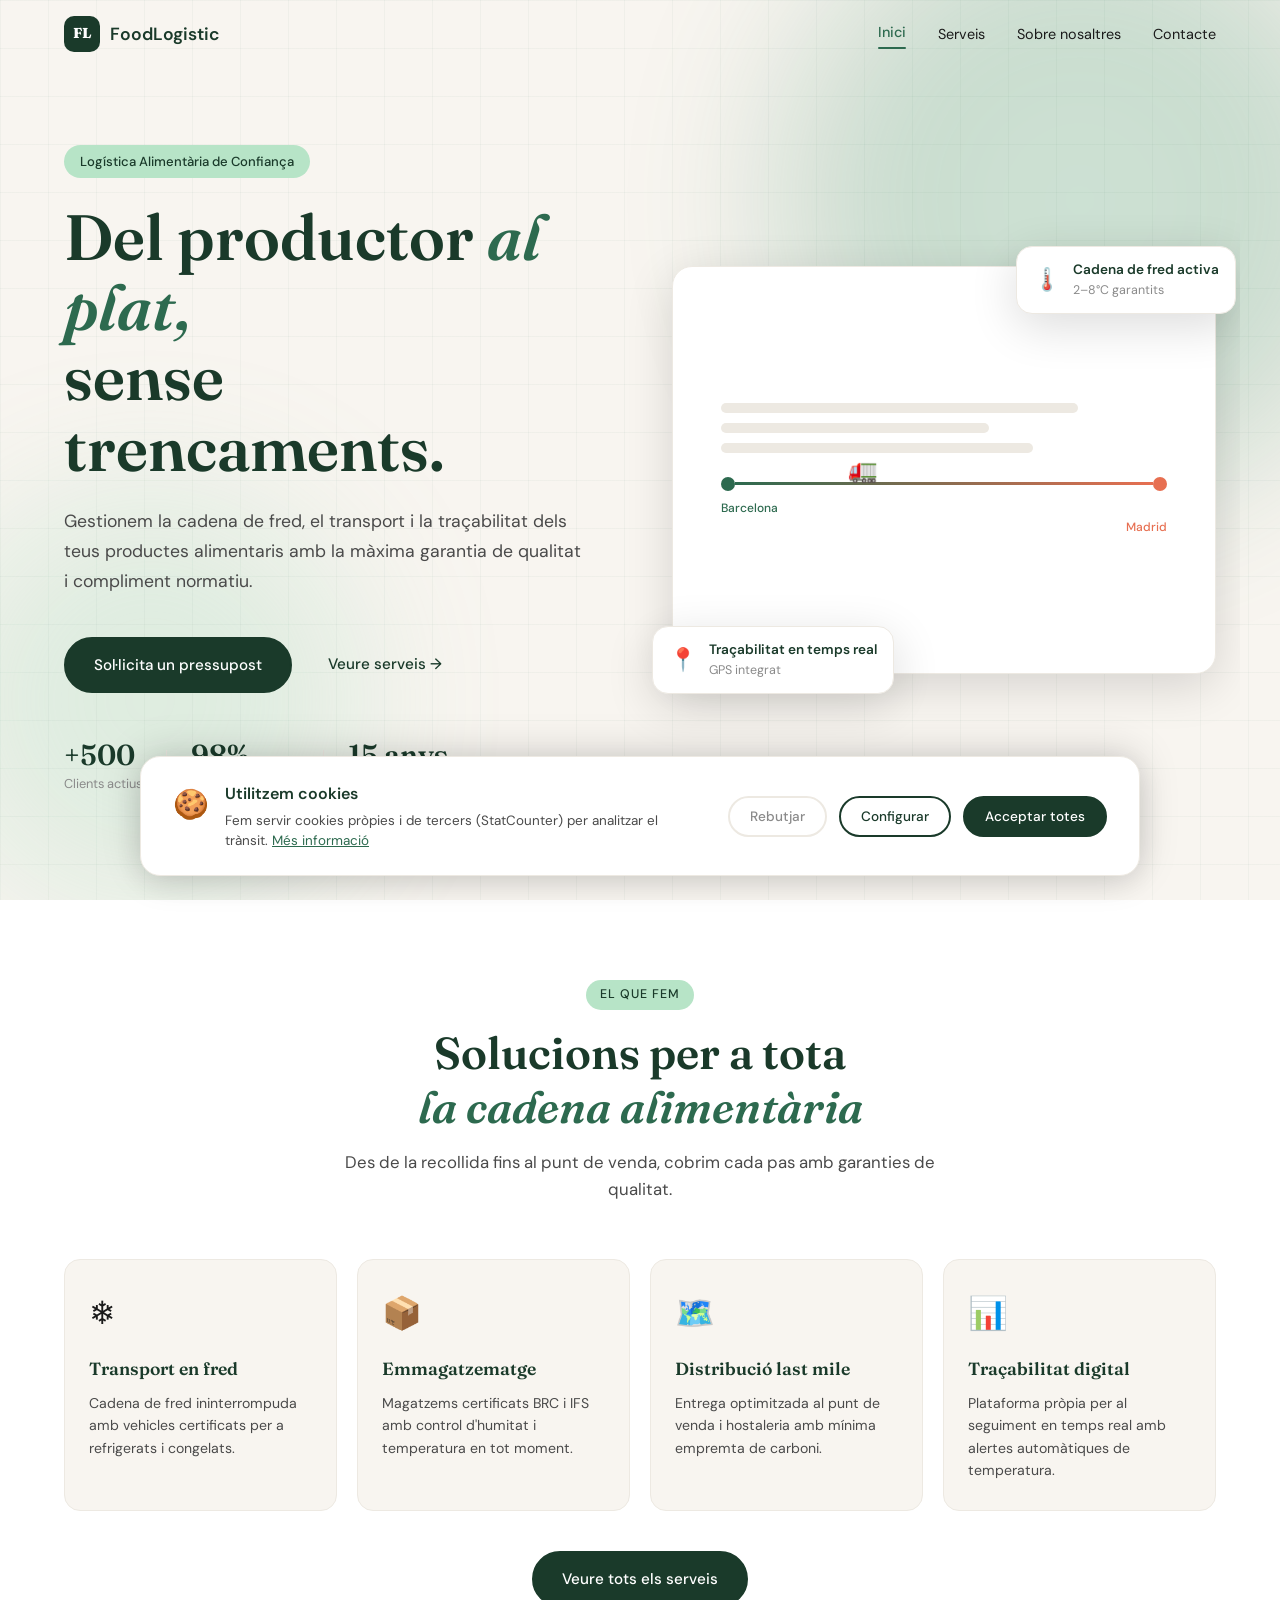
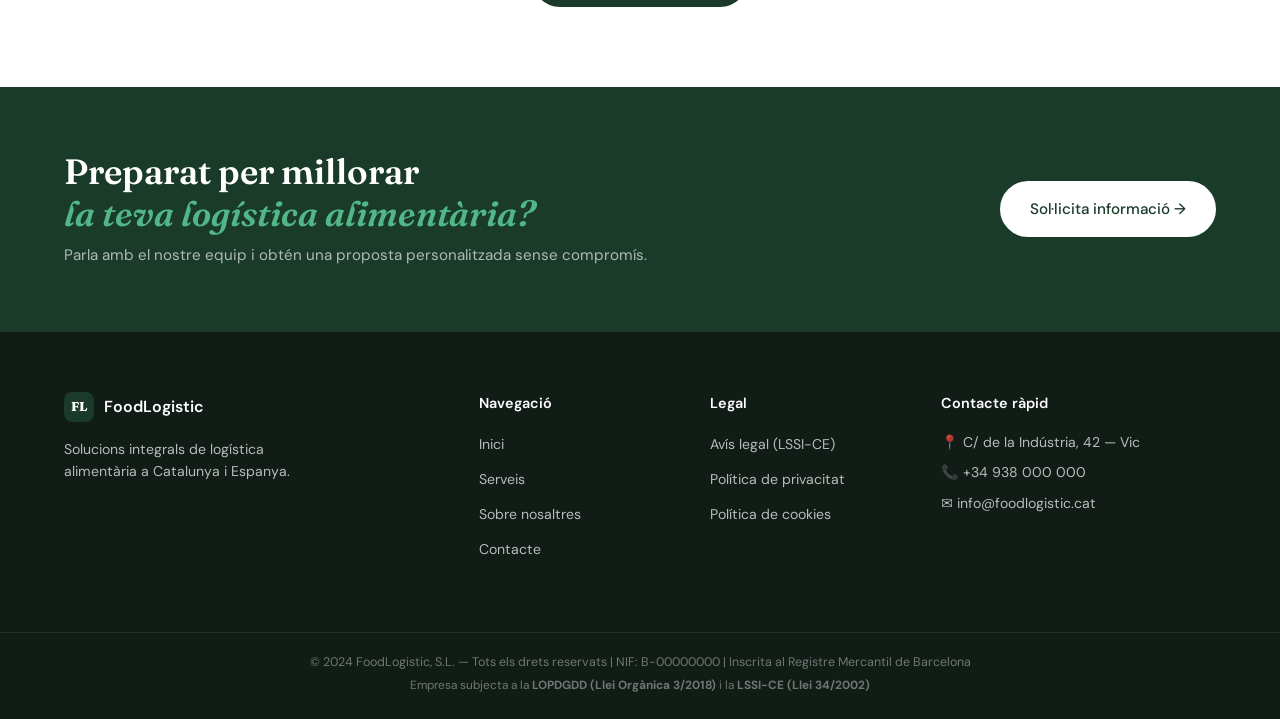
<file: docs/index.html>
<!DOCTYPE html>
<html lang="ca">
<head>
  <meta charset="UTF-8"/>
  <meta name="viewport" content="width=device-width, initial-scale=1.0"/>
  <title>FoodLogistic — Inici</title>
  <meta name="description" content="FoodLogistic ofereix solucions integrals de transport i logística per a la indústria alimentària. Qualitat, rapidesa i traçabilitat garantides."/>
  <link rel="stylesheet" href="styles.css"/>
  <link href="https://fonts.googleapis.com/css2?family=Fraunces:ital,opsz,wght@0,9..144,300;0,9..144,600;0,9..144,800;1,9..144,400&family=DM+Sans:wght@300;400;500&display=swap" rel="stylesheet"/>
</head>
<body>

  <header class="nav-header" id="navHeader">
    <nav class="nav-inner">
      <a href="index.html" class="nav-logo">
        <span class="logo-mark">FL</span>
        <span class="logo-text">FoodLogistic</span>
      </a>
      <ul class="nav-links">
        <li><a href="index.html" class="active">Inici</a></li>
        <li><a href="serveis.html">Serveis</a></li>
        <li><a href="sobre-nosaltres.html">Sobre nosaltres</a></li>
        <li><a href="contacte.html">Contacte</a></li>
      </ul>
      <button class="nav-toggle" aria-label="Obrir menú" onclick="toggleMenu()">
        <span></span><span></span><span></span>
      </button>
    </nav>
    <div class="mobile-menu" id="mobileMenu">
      <ul>
        <li><a href="index.html" onclick="toggleMenu()">Inici</a></li>
        <li><a href="serveis.html" onclick="toggleMenu()">Serveis</a></li>
        <li><a href="sobre-nosaltres.html" onclick="toggleMenu()">Sobre nosaltres</a></li>
        <li><a href="contacte.html" onclick="toggleMenu()">Contacte</a></li>
      </ul>
    </div>
  </header>

  <section class="hero">
    <div class="hero-bg">
      <div class="hero-blob blob1"></div>
      <div class="hero-blob blob2"></div>
      <div class="hero-grid"></div>
    </div>
    <div class="hero-content">
      <span class="hero-pill">Logística Alimentària de Confiança</span>
      <h1 class="hero-title">Del productor <em>al plat,</em><br/>sense trencaments.</h1>
      <p class="hero-sub">Gestionem la cadena de fred, el transport i la traçabilitat dels teus productes alimentaris amb la màxima garantia de qualitat i compliment normatiu.</p>
      <div class="hero-cta">
        <a href="contacte.html" class="btn-primary">Sol·licita un pressupost</a>
        <a href="serveis.html" class="btn-ghost">Veure serveis →</a>
      </div>
      <div class="hero-stats">
        <div class="stat"><strong>+500</strong><span>Clients actius</span></div>
        <div class="stat-divider"></div>
        <div class="stat"><strong>98%</strong><span>Entregues a temps</span></div>
        <div class="stat-divider"></div>
        <div class="stat"><strong>15 anys</strong><span>d'experiència</span></div>
      </div>
    </div>
    <div class="hero-visual">
      <div class="hero-card card-float">
        <div class="card-icon">🌡️</div>
        <div><strong>Cadena de fred activa</strong><p>2–8°C garantits</p></div>
      </div>
      <div class="hero-card card-float2">
        <div class="card-icon">📍</div>
        <div><strong>Traçabilitat en temps real</strong><p>GPS integrat</p></div>
      </div>
      <div class="hero-mockup">
        <div class="mockup-inner">
          <div class="mockup-line l1"></div>
          <div class="mockup-line l2"></div>
          <div class="mockup-line l3"></div>
          <div class="mockup-route">
            <div class="route-dot origin"></div>
            <div class="route-path"></div>
            <div class="route-dot dest"></div>
          </div>
          <div class="mockup-label origin-lbl">Barcelona</div>
          <div class="mockup-label dest-lbl">Madrid</div>
          <div class="truck-icon">🚛</div>
        </div>
      </div>
    </div>
  </section>

  <section class="serveis-highlight">
    <div class="container">
      <div class="section-header">
        <span class="section-tag">El que fem</span>
        <h2>Solucions per a tota<br/><em>la cadena alimentària</em></h2>
        <p>Des de la recollida fins al punt de venda, cobrim cada pas amb garanties de qualitat.</p>
      </div>
      <div class="highlight-grid">
        <div class="highlight-card">
          <span class="h-icon">❄️</span>
          <h3>Transport en fred</h3>
          <p>Cadena de fred ininterrompuda amb vehicles certificats per a refrigerats i congelats.</p>
        </div>
        <div class="highlight-card">
          <span class="h-icon">📦</span>
          <h3>Emmagatzematge</h3>
          <p>Magatzems certificats BRC i IFS amb control d'humitat i temperatura en tot moment.</p>
        </div>
        <div class="highlight-card">
          <span class="h-icon">🗺️</span>
          <h3>Distribució last mile</h3>
          <p>Entrega optimitzada al punt de venda i hostaleria amb mínima empremta de carboni.</p>
        </div>
        <div class="highlight-card">
          <span class="h-icon">📊</span>
          <h3>Traçabilitat digital</h3>
          <p>Plataforma pròpia per al seguiment en temps real amb alertes automàtiques de temperatura.</p>
        </div>
      </div>
      <div style="text-align:center; margin-top:2.5rem;">
        <a href="serveis.html" class="btn-primary">Veure tots els serveis</a>
      </div>
    </div>
  </section>

  <section class="cta-banner">
    <div class="container cta-inner">
      <div>
        <h2>Preparat per millorar<br/><em>la teva logística alimentària?</em></h2>
        <p>Parla amb el nostre equip i obtén una proposta personalitzada sense compromís.</p>
      </div>
      <a href="contacte.html" class="btn-primary btn-light">Sol·licita informació →</a>
    </div>
  </section>

  <footer class="footer">
    <div class="container footer-inner">
      <div class="footer-brand">
        <div style="display:flex;align-items:center;gap:10px;margin-bottom:0.5rem;">
          <span class="logo-mark small">FL</span>
          <span class="logo-text" style="color:white;font-weight:600;">FoodLogistic</span>
        </div>
        <p>Solucions integrals de logística alimentària a Catalunya i Espanya.</p>
      </div>
      <div class="footer-links">
        <h4>Navegació</h4>
        <ul>
          <li><a href="index.html">Inici</a></li>
          <li><a href="serveis.html">Serveis</a></li>
          <li><a href="sobre-nosaltres.html">Sobre nosaltres</a></li>
          <li><a href="contacte.html">Contacte</a></li>
        </ul>
      </div>
      <div class="footer-links">
        <h4>Legal</h4>
        <ul>
          <li><a href="avis-legal.html">Avís legal (LSSI-CE)</a></li>
          <li><a href="politica-privacitat.html">Política de privacitat</a></li>
          <li><a href="politica-cookies.html">Política de cookies</a></li>
        </ul>
      </div>
      <div class="footer-contact">
        <h4>Contacte ràpid</h4>
        <p>📍 C/ de la Indústria, 42 — Vic</p>
        <p>📞 +34 938 000 000</p>
        <p>✉️ info@foodlogistic.cat</p>
      </div>
    </div>
    <div class="footer-bottom">
      <p>© 2024 FoodLogistic, S.L. — Tots els drets reservats | NIF: B-00000000 | Inscrita al Registre Mercantil de Barcelona</p>
      <p class="footer-legal-note">Empresa subjecta a la <strong>LOPDGDD (Llei Orgànica 3/2018)</strong> i la <strong>LSSI-CE (Llei 34/2002)</strong></p>
    </div>
  </footer>

  <div class="cookie-banner" id="cookieBanner">
    <div class="cookie-content">
      <div class="cookie-text">
        <span class="cookie-icon">🍪</span>
        <div>
          <strong>Utilitzem cookies</strong>
          <p>Fem servir cookies pròpies i de tercers (StatCounter) per analitzar el trànsit. <a href="politica-cookies.html">Més informació</a></p>
        </div>
      </div>
      <div class="cookie-actions">
        <button class="cookie-btn reject" onclick="rejectCookies()">Rebutjar</button>
        <button class="cookie-btn config" onclick="window.location.href='politica-cookies.html'">Configurar</button>
        <button class="cookie-btn accept" onclick="acceptCookies()">Acceptar totes</button>
      </div>
    </div>
  </div>

  <script>
    window.addEventListener('scroll',()=>document.getElementById('navHeader').classList.toggle('scrolled',window.scrollY>40));
    function toggleMenu(){document.getElementById('mobileMenu').classList.toggle('open');}
    function setCookie(n,v,d){const x=new Date();x.setTime(x.getTime()+(d*86400000));document.cookie=n+'='+v+';expires='+x.toUTCString()+';path=/';}
    function getCookie(n){for(let c of document.cookie.split(';')){c=c.trim();if(c.startsWith(n+'='))return c.substring(n.length+1);}return '';}
    function acceptCookies(){setCookie('cookieConsent','accepted',365);document.getElementById('cookieBanner').classList.remove('visible');}
    function rejectCookies(){setCookie('cookieConsent','rejected',365);document.getElementById('cookieBanner').classList.remove('visible');}
    window.addEventListener('DOMContentLoaded',()=>{
      if(!getCookie('cookieConsent'))setTimeout(()=>document.getElementById('cookieBanner').classList.add('visible'),800);
      document.querySelectorAll('.highlight-card').forEach(el=>{el.classList.add('reveal');new IntersectionObserver(([e])=>{if(e.isIntersecting)e.target.classList.add('visible');},{threshold:0.1}).observe(el);});
    });
  </script>
  <!-- STATCOUNTER: col·loca aquí el codi de StatCounter -->
</body>
</html>
</file>
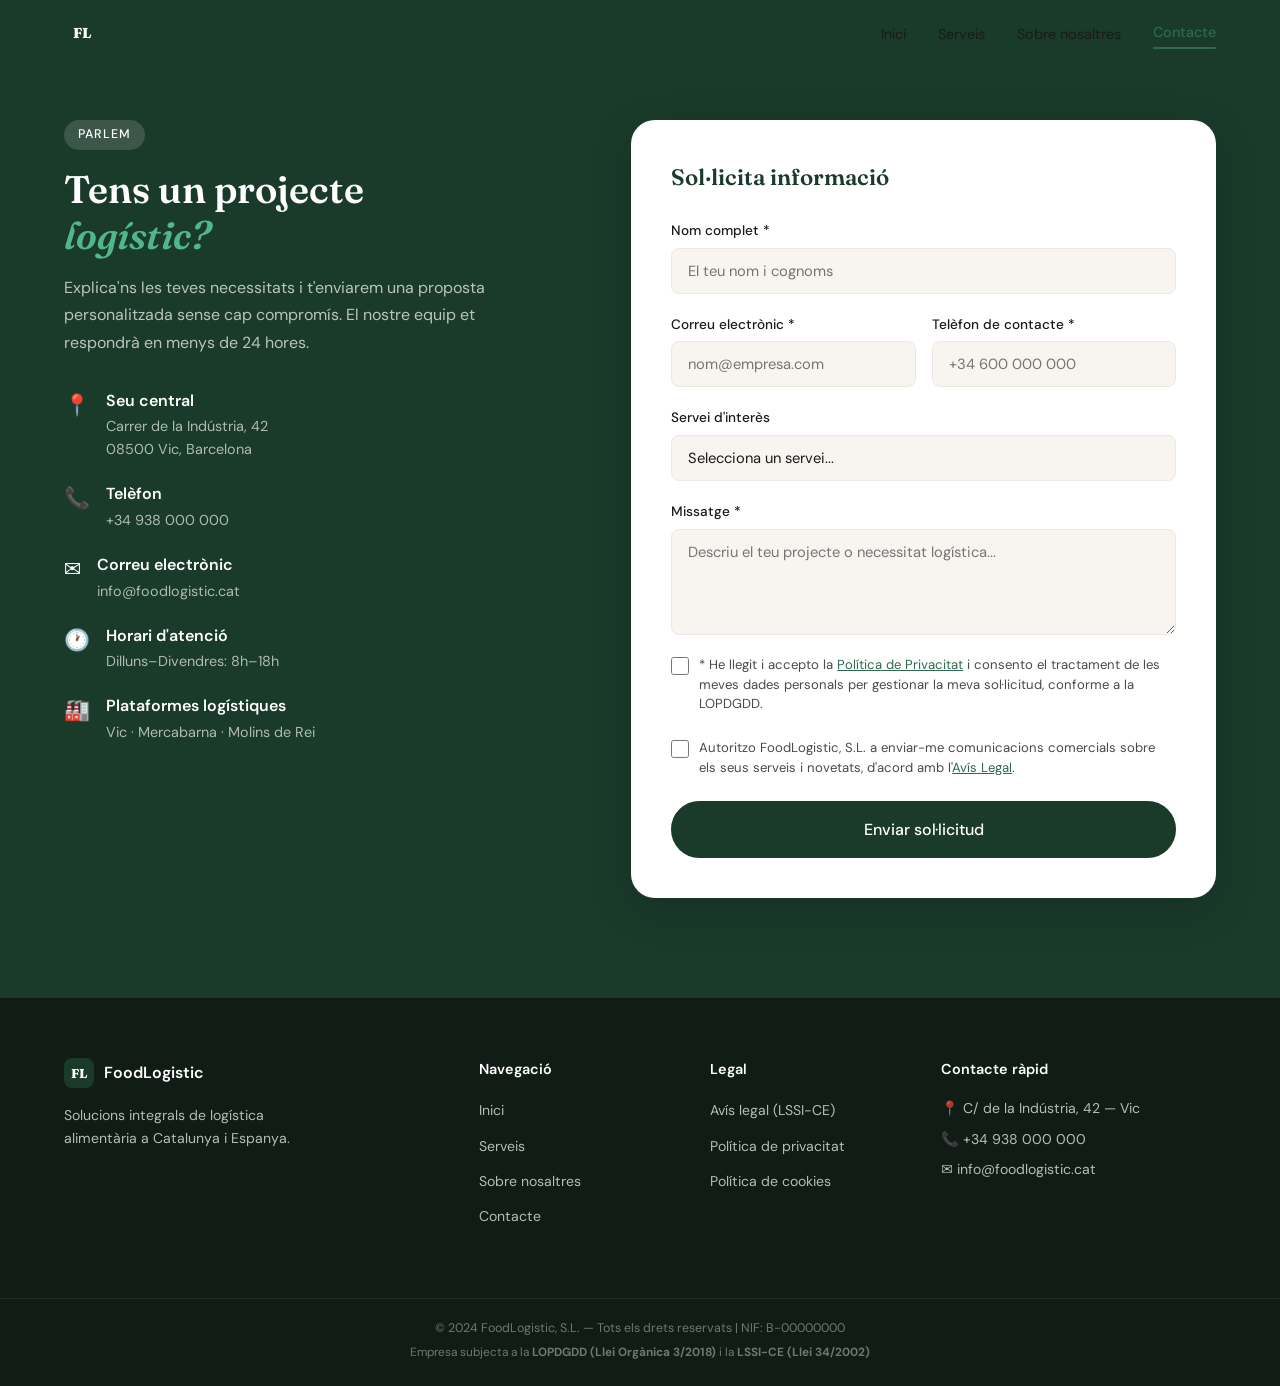
<file: docs/contacte.html>
<!DOCTYPE html>
<html lang="ca">
<head>
  <meta charset="UTF-8"/>
  <meta name="viewport" content="width=device-width, initial-scale=1.0"/>
  <title>Contacte — FoodLogistic</title>
  <meta name="description" content="Contacta amb FoodLogistic. Omple el formulari i t'enviarem una proposta personalitzada per als teus serveis logístics alimentaris."/>
  <link rel="stylesheet" href="styles.css"/>
  <link href="https://fonts.googleapis.com/css2?family=Fraunces:ital,opsz,wght@0,9..144,300;0,9..144,600;0,9..144,800;1,9..144,400&family=DM+Sans:wght@300;400;500&display=swap" rel="stylesheet"/>
</head>
<body>

  <header class="nav-header scrolled" id="navHeader">
    <nav class="nav-inner">
      <a href="index.html" class="nav-logo">
        <span class="logo-mark">FL</span>
        <span class="logo-text">FoodLogistic</span>
      </a>
      <ul class="nav-links">
        <li><a href="index.html">Inici</a></li>
        <li><a href="serveis.html">Serveis</a></li>
        <li><a href="sobre-nosaltres.html">Sobre nosaltres</a></li>
        <li><a href="contacte.html" class="active">Contacte</a></li>
      </ul>
      <button class="nav-toggle" aria-label="Obrir menú" onclick="toggleMenu()">
        <span></span><span></span><span></span>
      </button>
    </nav>
    <div class="mobile-menu" id="mobileMenu">
      <ul>
        <li><a href="index.html" onclick="toggleMenu()">Inici</a></li>
        <li><a href="serveis.html" onclick="toggleMenu()">Serveis</a></li>
        <li><a href="sobre-nosaltres.html" onclick="toggleMenu()">Sobre nosaltres</a></li>
        <li><a href="contacte.html" onclick="toggleMenu()">Contacte</a></li>
      </ul>
    </div>
  </header>

  <section class="contacte" style="padding-top:120px; min-height:100vh;">
    <div class="container contacte-inner">
      <div class="contacte-info">
        <span class="section-tag light">Parlem</span>
        <h1 style="font-family:var(--font-display);font-size:clamp(1.8rem,3vw,2.5rem);font-weight:600;line-height:1.2;margin-bottom:1rem;">Tens un projecte<br/><em style="font-style:italic;color:var(--green-light);">logístic?</em></h1>
        <p style="color:rgba(255,255,255,0.7);line-height:1.7;margin-bottom:2rem;">Explica'ns les teves necessitats i t'enviarem una proposta personalitzada sense cap compromís. El nostre equip et respondrà en menys de 24 hores.</p>
        <div class="contacte-dades">
          <div class="dada">
            <span>📍</span>
            <div>
              <strong>Seu central</strong>
              <p>Carrer de la Indústria, 42<br/>08500 Vic, Barcelona</p>
            </div>
          </div>
          <div class="dada">
            <span>📞</span>
            <div>
              <strong>Telèfon</strong>
              <p>+34 938 000 000</p>
            </div>
          </div>
          <div class="dada">
            <span>✉️</span>
            <div>
              <strong>Correu electrònic</strong>
              <p>info@foodlogistic.cat</p>
            </div>
          </div>
          <div class="dada">
            <span>🕐</span>
            <div>
              <strong>Horari d'atenció</strong>
              <p>Dilluns–Divendres: 8h–18h</p>
            </div>
          </div>
          <div class="dada">
            <span>🏭</span>
            <div>
              <strong>Plataformes logístiques</strong>
              <p>Vic · Mercabarna · Molins de Rei</p>
            </div>
          </div>
        </div>
      </div>

      <div class="contacte-form-wrap">
        <form class="contacte-form" onsubmit="handleSubmit(event)">
          <h2 style="font-family:var(--font-display);font-size:1.4rem;font-weight:600;color:var(--green-dark);margin-bottom:1.5rem;">Sol·licita informació</h2>

          <div class="form-group">
            <label for="nom">Nom complet *</label>
            <input type="text" id="nom" name="nom" placeholder="El teu nom i cognoms" required/>
          </div>

          <div class="form-row">
            <div class="form-group">
              <label for="email">Correu electrònic *</label>
              <input type="email" id="email" name="email" placeholder="nom@empresa.com" required/>
            </div>
            <div class="form-group">
              <label for="telefon">Telèfon de contacte *</label>
              <input type="tel" id="telefon" name="telefon" placeholder="+34 600 000 000" required/>
            </div>
          </div>

          <div class="form-group">
            <label for="servei">Servei d'interès</label>
            <select id="servei" name="servei">
              <option value="">Selecciona un servei...</option>
              <option value="transport-fred">Transport en fred</option>
              <option value="emmagatzematge">Emmagatzematge</option>
              <option value="distribucio">Distribució last mile</option>
              <option value="tracabilitat">Traçabilitat i control</option>
              <option value="sostenible">Logística sostenible</option>
              <option value="normatiu">Compliment normatiu</option>
              <option value="altres">Altres</option>
            </select>
          </div>

          <div class="form-group">
            <label for="missatge">Missatge *</label>
            <textarea id="missatge" name="missatge" rows="4" placeholder="Descriu el teu projecte o necessitat logística..." required></textarea>
          </div>

          <div class="form-check">
            <input type="checkbox" id="privacitat" name="privacitat" required/>
            <label for="privacitat">* He llegit i accepto la <a href="politica-privacitat.html">Política de Privacitat</a> i consento el tractament de les meves dades personals per gestionar la meva sol·licitud, conforme a la LOPDGDD.</label>
          </div>

          <div class="form-check">
            <input type="checkbox" id="comunicacions" name="comunicacions"/>
            <label for="comunicacions">Autoritzo FoodLogistic, S.L. a enviar-me comunicacions comercials sobre els seus serveis i novetats, d'acord amb l'<a href="avis-legal.html">Avís Legal</a>.</label>
          </div>

          <button type="submit" class="btn-primary full-width">Enviar sol·licitud</button>

          <div class="form-success" id="formSuccess">
            ✅ Missatge enviat correctament. Ens posarem en contacte en menys de 24h.
          </div>
        </form>
      </div>
    </div>
  </section>

  <footer class="footer">
    <div class="container footer-inner">
      <div class="footer-brand">
        <div style="display:flex;align-items:center;gap:10px;margin-bottom:0.5rem;">
          <span class="logo-mark small">FL</span>
          <span class="logo-text" style="color:white;font-weight:600;">FoodLogistic</span>
        </div>
        <p>Solucions integrals de logística alimentària a Catalunya i Espanya.</p>
      </div>
      <div class="footer-links">
        <h4>Navegació</h4>
        <ul>
          <li><a href="index.html">Inici</a></li>
          <li><a href="serveis.html">Serveis</a></li>
          <li><a href="sobre-nosaltres.html">Sobre nosaltres</a></li>
          <li><a href="contacte.html">Contacte</a></li>
        </ul>
      </div>
      <div class="footer-links">
        <h4>Legal</h4>
        <ul>
          <li><a href="avis-legal.html">Avís legal (LSSI-CE)</a></li>
          <li><a href="politica-privacitat.html">Política de privacitat</a></li>
          <li><a href="politica-cookies.html">Política de cookies</a></li>
        </ul>
      </div>
      <div class="footer-contact">
        <h4>Contacte ràpid</h4>
        <p>📍 C/ de la Indústria, 42 — Vic</p>
        <p>📞 +34 938 000 000</p>
        <p>✉️ info@foodlogistic.cat</p>
      </div>
    </div>
    <div class="footer-bottom">
      <p>© 2024 FoodLogistic, S.L. — Tots els drets reservats | NIF: B-00000000</p>
      <p class="footer-legal-note">Empresa subjecta a la <strong>LOPDGDD (Llei Orgànica 3/2018)</strong> i la <strong>LSSI-CE (Llei 34/2002)</strong></p>
    </div>
  </footer>

  <script>
    window.addEventListener('scroll',()=>document.getElementById('navHeader').classList.toggle('scrolled',window.scrollY>40));
    function toggleMenu(){document.getElementById('mobileMenu').classList.toggle('open');}
    function handleSubmit(e){
      e.preventDefault();
      const btn = e.target.querySelector('button[type="submit"]');
      btn.textContent = 'Enviant...';
      btn.disabled = true;
      setTimeout(()=>{
        document.getElementById('formSuccess').style.display='block';
        e.target.reset();
        btn.textContent = 'Enviar sol·licitud';
        btn.disabled = false;
        setTimeout(()=>document.getElementById('formSuccess').style.display='none',5000);
      },800);
    }
    window.addEventListener('DOMContentLoaded',()=>{
      document.querySelectorAll('.dada').forEach(el=>{el.classList.add('reveal');new IntersectionObserver(([e])=>{if(e.isIntersecting)e.target.classList.add('visible');},{threshold:0.1}).observe(el);});
    });
  </script>
  <!-- STATCOUNTER: col·loca aquí el codi de StatCounter -->
</body>
</html>
</file>
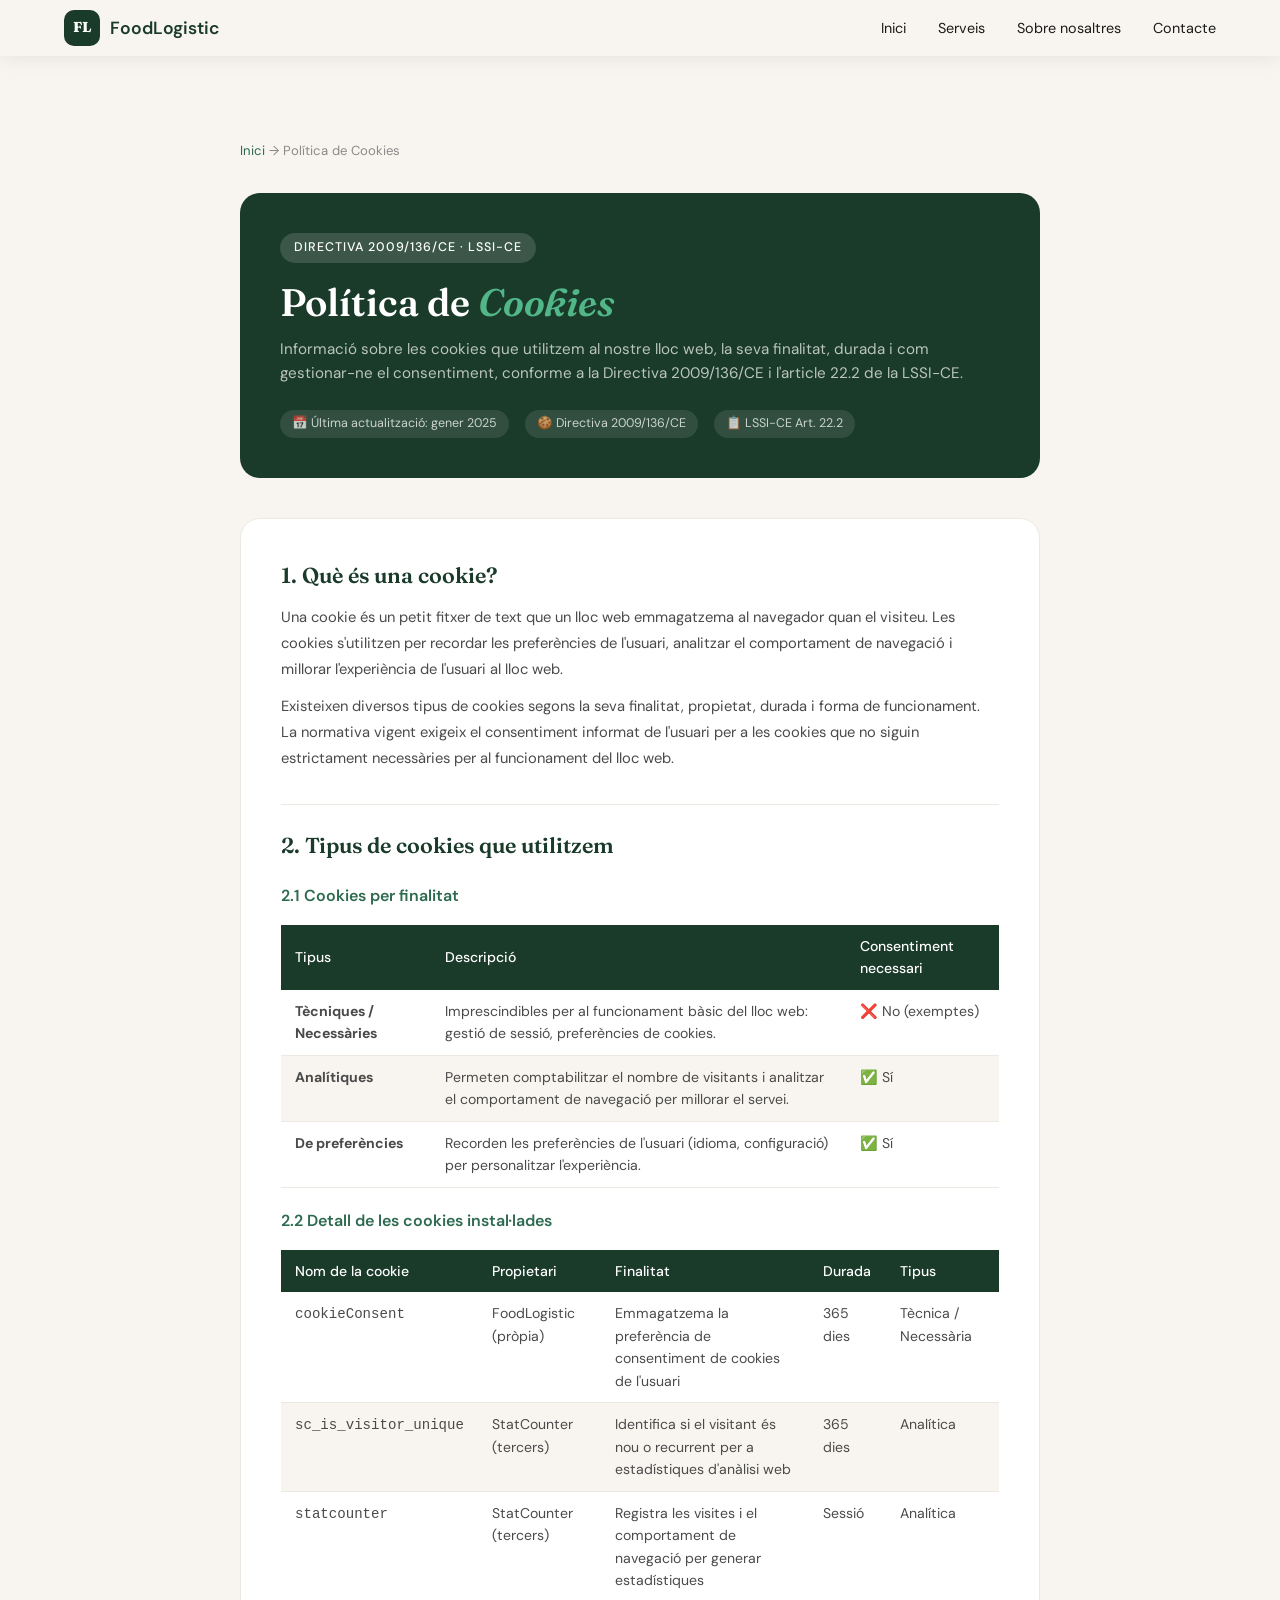
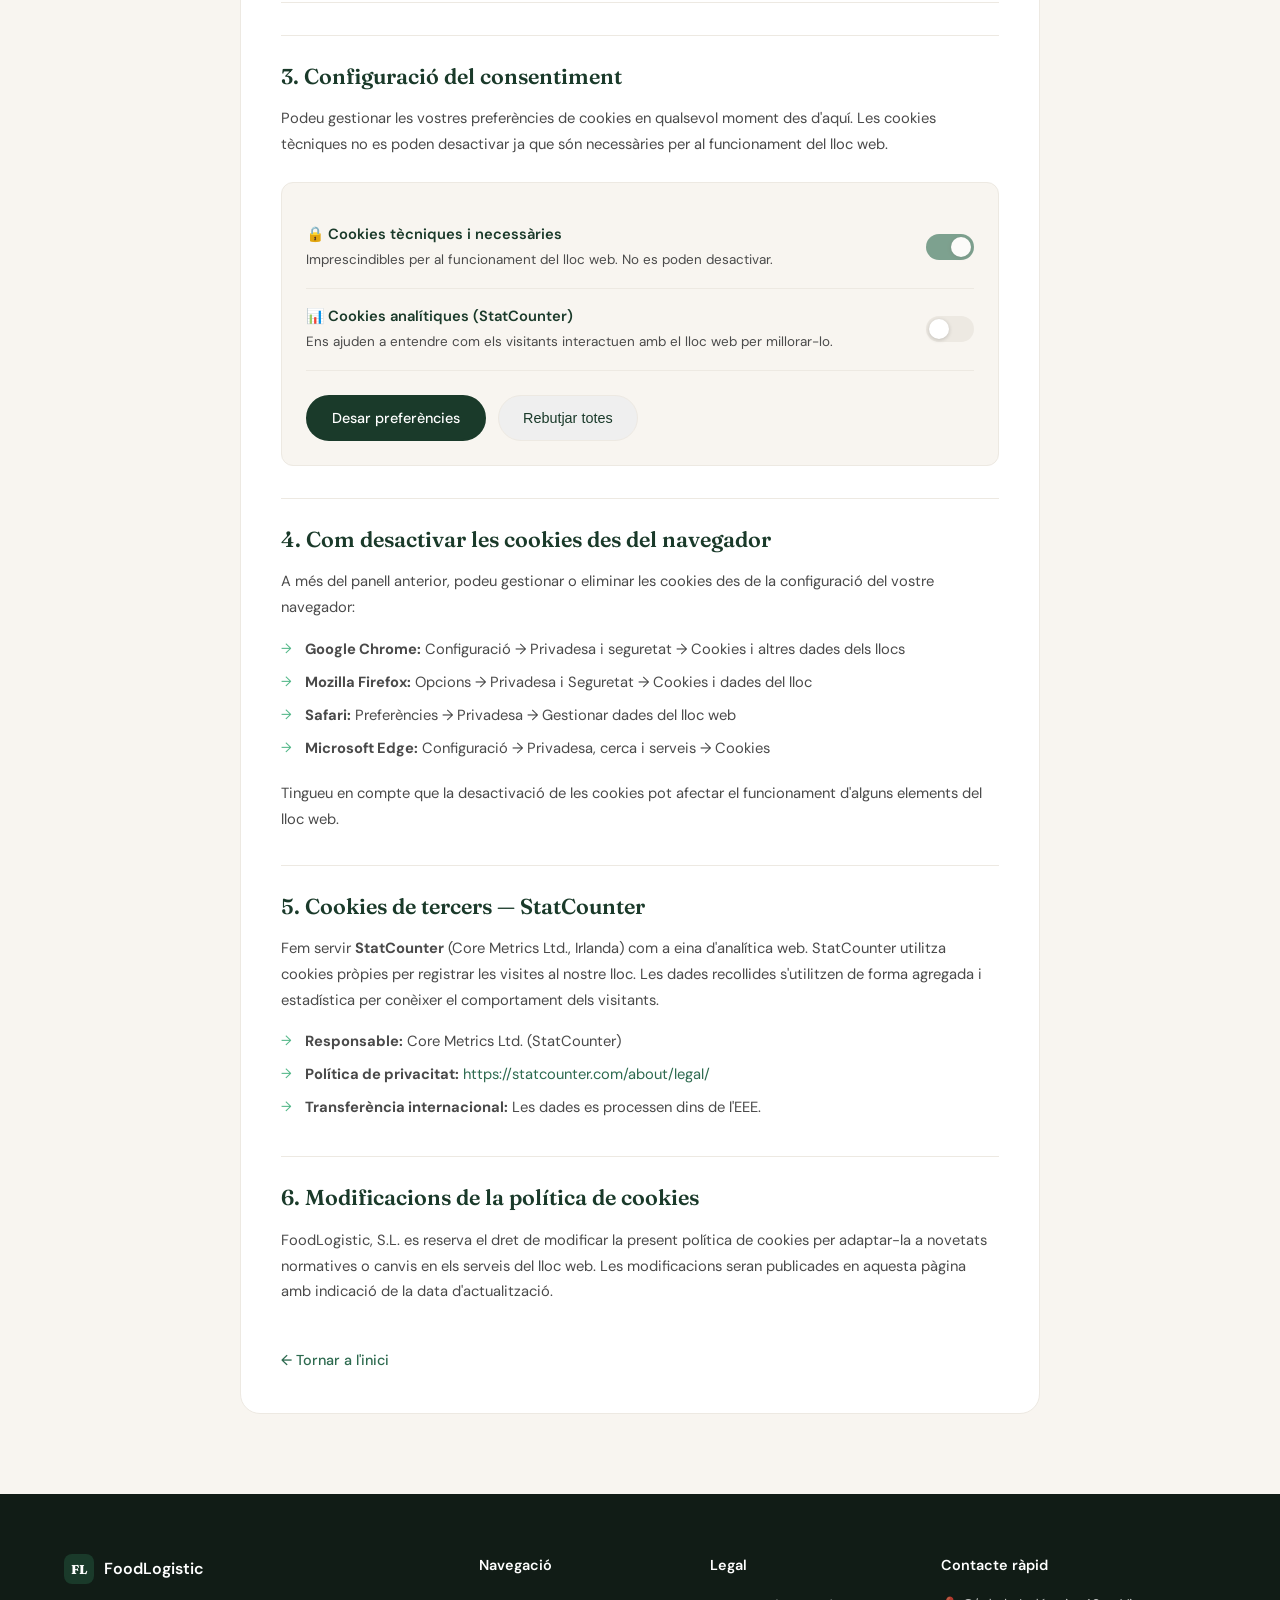
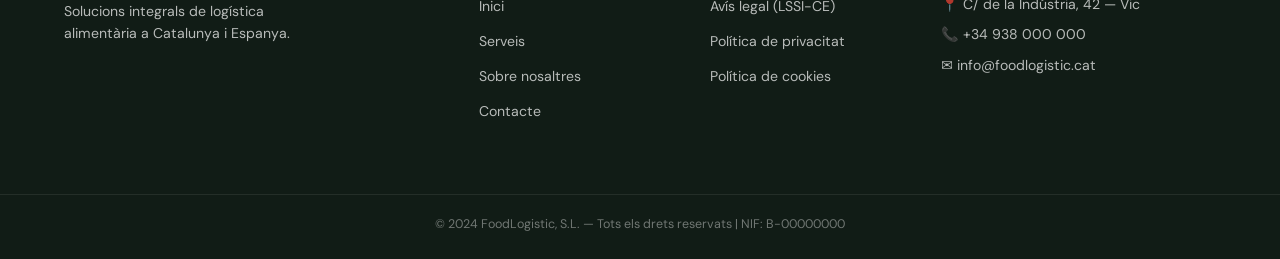
<file: docs/politica-cookies.html>
<!DOCTYPE html>
<html lang="ca">
<head>
  <meta charset="UTF-8"/>
  <meta name="viewport" content="width=device-width, initial-scale=1.0"/>
  <title>Política de Cookies — FoodLogistic</title>
  <meta name="robots" content="noindex, follow"/>
  <link rel="stylesheet" href="styles.css"/>
  <link href="https://fonts.googleapis.com/css2?family=Fraunces:ital,opsz,wght@0,9..144,300;0,9..144,600;0,9..144,800;1,9..144,400&family=DM+Sans:wght@300;400;500&display=swap" rel="stylesheet"/>
</head>
<body>

  <!-- NAV -->
  <header class="nav-header scrolled">
    <nav class="nav-inner">
      <a href="index.html" class="nav-logo">
        <span class="logo-mark">FL</span>
        <span class="logo-text">FoodLogistic</span>
      </a>
      <ul class="nav-links">
        <li><a href="index.html#inici">Inici</a></li>
        <li><a href="index.html#serveis">Serveis</a></li>
        <li><a href="index.html#sobre-nosaltres">Sobre nosaltres</a></li>
        <li><a href="index.html#contacte">Contacte</a></li>
      </ul>
      <button class="nav-toggle" aria-label="Obrir menú" onclick="toggleMenu()">
        <span></span><span></span><span></span>
      </button>
    </nav>
    <div class="mobile-menu" id="mobileMenu">
      <ul>
        <li><a href="index.html">Inici</a></li>
        <li><a href="index.html#serveis">Serveis</a></li>
        <li><a href="index.html#sobre-nosaltres">Sobre nosaltres</a></li>
        <li><a href="index.html#contacte">Contacte</a></li>
      </ul>
    </div>
  </header>

  <main class="legal-page">
    <div class="legal-container">

      <p class="breadcrumb"><a href="index.html">Inici</a> → Política de Cookies</p>

      <div class="legal-hero">
        <span class="section-tag light">Directiva 2009/136/CE · LSSI-CE</span>
        <h1>Política de <em>Cookies</em></h1>
        <p>Informació sobre les cookies que utilitzem al nostre lloc web, la seva finalitat, durada i com gestionar-ne el consentiment, conforme a la Directiva 2009/136/CE i l'article 22.2 de la LSSI-CE.</p>
        <div class="legal-meta">
          <span>📅 Última actualització: gener 2025</span>
          <span>🍪 Directiva 2009/136/CE</span>
          <span>📋 LSSI-CE Art. 22.2</span>
        </div>
      </div>

      <div class="legal-body">

        <h2>1. Què és una cookie?</h2>
        <p>Una cookie és un petit fitxer de text que un lloc web emmagatzema al navegador quan el visiteu. Les cookies s'utilitzen per recordar les preferències de l'usuari, analitzar el comportament de navegació i millorar l'experiència de l'usuari al lloc web.</p>
        <p>Existeixen diversos tipus de cookies segons la seva finalitat, propietat, durada i forma de funcionament. La normativa vigent exigeix el consentiment informat de l'usuari per a les cookies que no siguin estrictament necessàries per al funcionament del lloc web.</p>

        <h2>2. Tipus de cookies que utilitzem</h2>

        <h3>2.1 Cookies per finalitat</h3>
        <table>
          <thead>
            <tr>
              <th>Tipus</th>
              <th>Descripció</th>
              <th>Consentiment necessari</th>
            </tr>
          </thead>
          <tbody>
            <tr>
              <td><strong>Tècniques / Necessàries</strong></td>
              <td>Imprescindibles per al funcionament bàsic del lloc web: gestió de sessió, preferències de cookies.</td>
              <td>❌ No (exemptes)</td>
            </tr>
            <tr>
              <td><strong>Analítiques</strong></td>
              <td>Permeten comptabilitzar el nombre de visitants i analitzar el comportament de navegació per millorar el servei.</td>
              <td>✅ Sí</td>
            </tr>
            <tr>
              <td><strong>De preferències</strong></td>
              <td>Recorden les preferències de l'usuari (idioma, configuració) per personalitzar l'experiència.</td>
              <td>✅ Sí</td>
            </tr>
          </tbody>
        </table>

        <h3>2.2 Detall de les cookies instal·lades</h3>
        <table>
          <thead>
            <tr>
              <th>Nom de la cookie</th>
              <th>Propietari</th>
              <th>Finalitat</th>
              <th>Durada</th>
              <th>Tipus</th>
            </tr>
          </thead>
          <tbody>
            <tr>
              <td><code>cookieConsent</code></td>
              <td>FoodLogistic (pròpia)</td>
              <td>Emmagatzema la preferència de consentiment de cookies de l'usuari</td>
              <td>365 dies</td>
              <td>Tècnica / Necessària</td>
            </tr>
            <tr>
              <td><code>sc_is_visitor_unique</code></td>
              <td>StatCounter (tercers)</td>
              <td>Identifica si el visitant és nou o recurrent per a estadístiques d'anàlisi web</td>
              <td>365 dies</td>
              <td>Analítica</td>
            </tr>
            <tr>
              <td><code>statcounter</code></td>
              <td>StatCounter (tercers)</td>
              <td>Registra les visites i el comportament de navegació per generar estadístiques</td>
              <td>Sessió</td>
              <td>Analítica</td>
            </tr>
          </tbody>
        </table>

        <h2>3. Configuració del consentiment</h2>
        <p>Podeu gestionar les vostres preferències de cookies en qualsevol moment des d'aquí. Les cookies tècniques no es poden desactivar ja que són necessàries per al funcionament del lloc web.</p>

        <div style="margin: 1.5rem 0; padding: 1.5rem; background: var(--cream); border-radius: 12px; border: 1px solid var(--cream-dark);">

          <div class="cookie-toggle-row">
            <div class="cookie-toggle-info">
              <strong>🔒 Cookies tècniques i necessàries</strong>
              <p>Imprescindibles per al funcionament del lloc web. No es poden desactivar.</p>
            </div>
            <label class="cookie-toggle">
              <input type="checkbox" checked disabled/>
              <span class="slider"></span>
            </label>
          </div>

          <div class="cookie-toggle-row">
            <div class="cookie-toggle-info">
              <strong>📊 Cookies analítiques (StatCounter)</strong>
              <p>Ens ajuden a entendre com els visitants interactuen amb el lloc web per millorar-lo.</p>
            </div>
            <label class="cookie-toggle">
              <input type="checkbox" id="toggleAnalitiques" onchange="updateConsent('analytics', this.checked)"/>
              <span class="slider"></span>
            </label>
          </div>

          <div style="display:flex; gap:0.75rem; margin-top:1.5rem; flex-wrap:wrap;">
            <button class="btn-primary" onclick="savePreferences()" style="padding:12px 24px; font-size:0.9rem;">Desar preferències</button>
            <button class="btn-ghost" onclick="rejectAll()" style="padding:12px 24px; font-size:0.9rem; border: 1.5px solid var(--cream-dark); border-radius:50px;">Rebutjar totes</button>
          </div>
          <div id="savedMsg" style="display:none; margin-top:1rem; padding:10px 16px; background:#d8f3dc; color:var(--green-dark); border-radius:8px; font-size:0.88rem; font-weight:500;">
            ✅ Preferències desades correctament.
          </div>
        </div>

        <h2>4. Com desactivar les cookies des del navegador</h2>
        <p>A més del panell anterior, podeu gestionar o eliminar les cookies des de la configuració del vostre navegador:</p>
        <ul>
          <li><strong>Google Chrome:</strong> Configuració → Privadesa i seguretat → Cookies i altres dades dels llocs</li>
          <li><strong>Mozilla Firefox:</strong> Opcions → Privadesa i Seguretat → Cookies i dades del lloc</li>
          <li><strong>Safari:</strong> Preferències → Privadesa → Gestionar dades del lloc web</li>
          <li><strong>Microsoft Edge:</strong> Configuració → Privadesa, cerca i serveis → Cookies</li>
        </ul>
        <p>Tingueu en compte que la desactivació de les cookies pot afectar el funcionament d'alguns elements del lloc web.</p>

        <h2>5. Cookies de tercers — StatCounter</h2>
        <p>Fem servir <strong>StatCounter</strong> (Core Metrics Ltd., Irlanda) com a eina d'analítica web. StatCounter utilitza cookies pròpies per registrar les visites al nostre lloc. Les dades recollides s'utilitzen de forma agregada i estadística per conèixer el comportament dels visitants.</p>
        <ul>
          <li><strong>Responsable:</strong> Core Metrics Ltd. (StatCounter)</li>
          <li><strong>Política de privacitat:</strong> <a href="https://statcounter.com/about/legal/" target="_blank" rel="noopener" style="color:var(--green-mid)">https://statcounter.com/about/legal/</a></li>
          <li><strong>Transferència internacional:</strong> Les dades es processen dins de l'EEE.</li>
        </ul>

        <h2>6. Modificacions de la política de cookies</h2>
        <p>FoodLogistic, S.L. es reserva el dret de modificar la present política de cookies per adaptar-la a novetats normatives o canvis en els serveis del lloc web. Les modificacions seran publicades en aquesta pàgina amb indicació de la data d'actualització.</p>

        <a href="index.html" class="legal-back">← Tornar a l'inici</a>
      </div>
    </div>
  </main>

  <footer class="footer">
    <div class="container footer-inner">
      <div class="footer-brand">
        <div class="nav-logo" style="margin-bottom:0.5rem;">
          <span class="logo-mark small">FL</span>
          <span class="logo-text">FoodLogistic</span>
        </div>
        <p>Solucions integrals de logística alimentària a Catalunya i Espanya.</p>
      </div>
      <div class="footer-links">
        <h4>Navegació</h4>
        <ul>
          <li><a href="index.html">Inici</a></li>
          <li><a href="index.html#serveis">Serveis</a></li>
          <li><a href="index.html#sobre-nosaltres">Sobre nosaltres</a></li>
          <li><a href="index.html#contacte">Contacte</a></li>
        </ul>
      </div>
      <div class="footer-links">
        <h4>Legal</h4>
        <ul>
          <li><a href="avis-legal.html">Avís legal (LSSI-CE)</a></li>
          <li><a href="politica-privacitat.html">Política de privacitat</a></li>
          <li><a href="politica-cookies.html">Política de cookies</a></li>
        </ul>
      </div>
      <div class="footer-contact">
        <h4>Contacte ràpid</h4>
        <p>📍 C/ de la Indústria, 42 — Vic</p>
        <p>📞 +34 938 000 000</p>
        <p>✉️ info@foodlogistic.cat</p>
      </div>
    </div>
    <div class="footer-bottom">
      <p>© 2024 FoodLogistic, S.L. — Tots els drets reservats | NIF: B-00000000</p>
    </div>
  </footer>

  <script>
    function toggleMenu() {
      document.getElementById('mobileMenu').classList.toggle('open');
    }

    function setCookie(name, value, days) {
      const d = new Date();
      d.setTime(d.getTime() + (days * 24 * 60 * 60 * 1000));
      document.cookie = name + '=' + value + ';expires=' + d.toUTCString() + ';path=/';
    }
    function getCookie(name) {
      const ca = document.cookie.split(';');
      for (let c of ca) {
        c = c.trim();
        if (c.startsWith(name + '=')) return c.substring(name.length + 1);
      }
      return '';
    }

    // Load current preferences
    window.addEventListener('DOMContentLoaded', () => {
      const consent = getCookie('cookieConsent');
      const analyticsToggle = document.getElementById('toggleAnalitiques');
      if (consent === 'accepted') analyticsToggle.checked = true;
      else if (consent === 'analytics-only') analyticsToggle.checked = true;
    });

    function updateConsent(type, value) { /* just tracks UI state */ }

    function savePreferences() {
      const analytics = document.getElementById('toggleAnalitiques').checked;
      setCookie('cookieConsent', analytics ? 'accepted' : 'rejected', 365);
      const msg = document.getElementById('savedMsg');
      msg.style.display = 'block';
      setTimeout(() => msg.style.display = 'none', 3000);
    }

    function rejectAll() {
      document.getElementById('toggleAnalitiques').checked = false;
      setCookie('cookieConsent', 'rejected', 365);
      const msg = document.getElementById('savedMsg');
      msg.textContent = '✅ Totes les cookies opcionals han estat rebutjades.';
      msg.style.display = 'block';
      setTimeout(() => { msg.style.display = 'none'; msg.textContent = '✅ Preferències desades correctament.'; }, 3000);
    }
  </script>
</body>
</html>
</file>
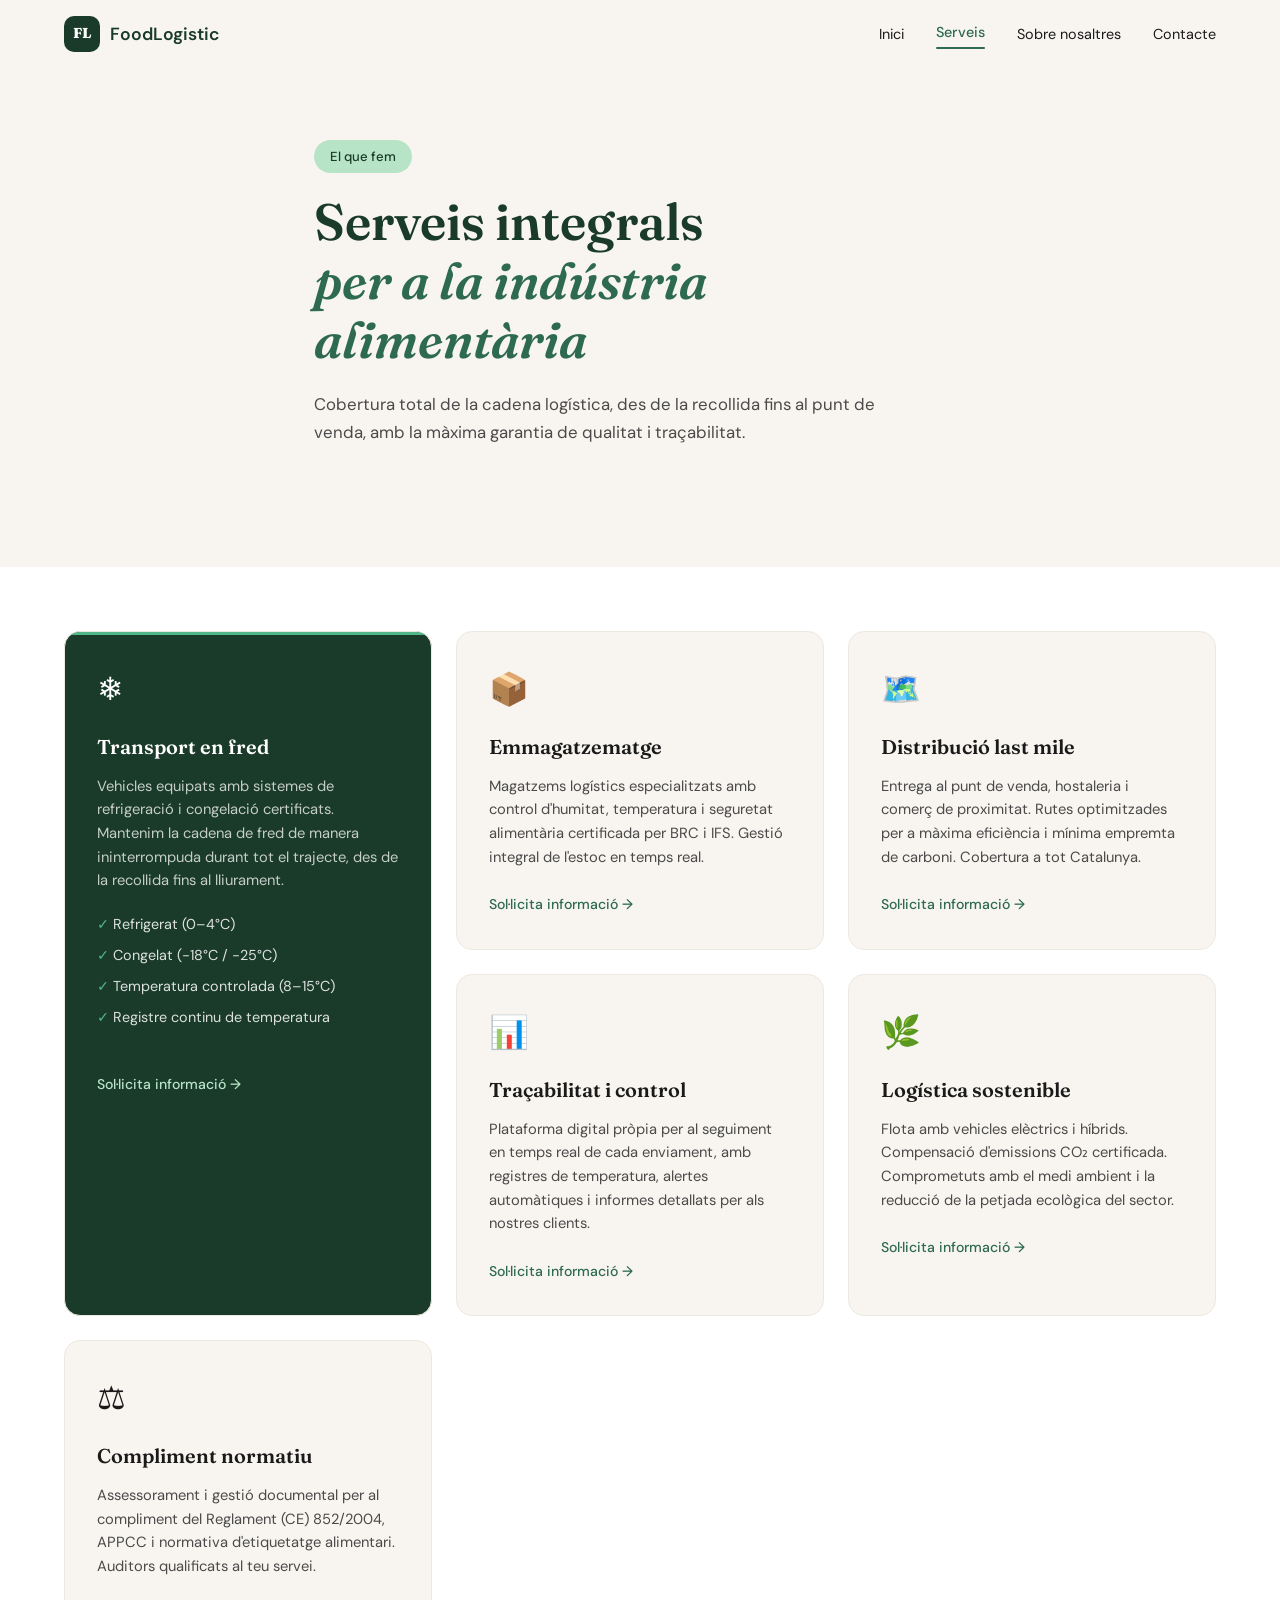
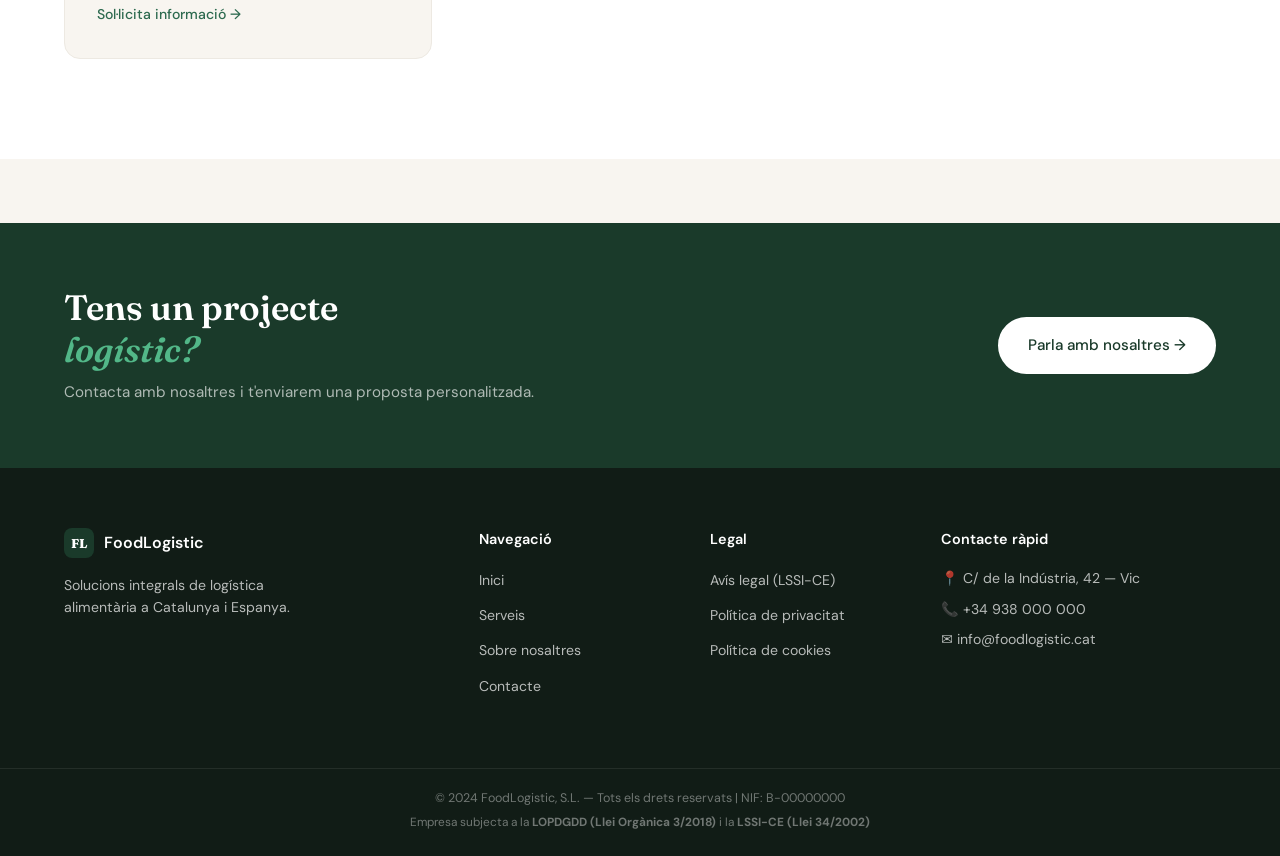
<file: docs/serveis.html>
<!DOCTYPE html>
<html lang="ca">
<head>
  <meta charset="UTF-8"/>
  <meta name="viewport" content="width=device-width, initial-scale=1.0"/>
  <title>Serveis — FoodLogistic</title>
  <meta name="description" content="Descobreix tots els serveis de logística alimentària de FoodLogistic: transport en fred, emmagatzematge, distribució last mile, traçabilitat i més."/>
  <link rel="stylesheet" href="styles.css"/>
  <link href="https://fonts.googleapis.com/css2?family=Fraunces:ital,opsz,wght@0,9..144,300;0,9..144,600;0,9..144,800;1,9..144,400&family=DM+Sans:wght@300;400;500&display=swap" rel="stylesheet"/>
</head>
<body>

  <header class="nav-header scrolled" id="navHeader">
    <nav class="nav-inner">
      <a href="index.html" class="nav-logo">
        <span class="logo-mark">FL</span>
        <span class="logo-text">FoodLogistic</span>
      </a>
      <ul class="nav-links">
        <li><a href="index.html">Inici</a></li>
        <li><a href="serveis.html" class="active">Serveis</a></li>
        <li><a href="sobre-nosaltres.html">Sobre nosaltres</a></li>
        <li><a href="contacte.html">Contacte</a></li>
      </ul>
      <button class="nav-toggle" aria-label="Obrir menú" onclick="toggleMenu()">
        <span></span><span></span><span></span>
      </button>
    </nav>
    <div class="mobile-menu" id="mobileMenu">
      <ul>
        <li><a href="index.html" onclick="toggleMenu()">Inici</a></li>
        <li><a href="serveis.html" onclick="toggleMenu()">Serveis</a></li>
        <li><a href="sobre-nosaltres.html" onclick="toggleMenu()">Sobre nosaltres</a></li>
        <li><a href="contacte.html" onclick="toggleMenu()">Contacte</a></li>
      </ul>
    </div>
  </header>

  <section class="page-hero">
    <div class="hero-bg">
      <div class="hero-blob blob1"></div>
      <div class="hero-blob blob2"></div>
      <div class="hero-grid"></div>
    </div>
    <div class="container page-hero-content">
      <span class="hero-pill">El que fem</span>
      <h1 class="hero-title">Serveis integrals<br/><em>per a la indústria alimentària</em></h1>
      <p class="hero-sub">Cobertura total de la cadena logística, des de la recollida fins al punt de venda, amb la màxima garantia de qualitat i traçabilitat.</p>
    </div>
  </section>

  <section class="serveis" style="padding-top:4rem;">
    <div class="container">
      <div class="serveis-grid">

        <div class="servei-card featured">
          <div class="servei-icon">❄️</div>
          <h3>Transport en fred</h3>
          <p>Vehicles equipats amb sistemes de refrigeració i congelació certificats. Mantenim la cadena de fred de manera ininterrompuda durant tot el trajecte, des de la recollida fins al lliurament.</p>
          <ul>
            <li>Refrigerat (0–4°C)</li>
            <li>Congelat (−18°C / −25°C)</li>
            <li>Temperatura controlada (8–15°C)</li>
            <li>Registre continu de temperatura</li>
          </ul>
          <a href="contacte.html" class="servei-link">Sol·licita informació →</a>
        </div>

        <div class="servei-card">
          <div class="servei-icon">📦</div>
          <h3>Emmagatzematge</h3>
          <p>Magatzems logístics especialitzats amb control d'humitat, temperatura i seguretat alimentària certificada per BRC i IFS. Gestió integral de l'estoc en temps real.</p>
          <a href="contacte.html" class="servei-link">Sol·licita informació →</a>
        </div>

        <div class="servei-card">
          <div class="servei-icon">🗺️</div>
          <h3>Distribució last mile</h3>
          <p>Entrega al punt de venda, hostaleria i comerç de proximitat. Rutes optimitzades per a màxima eficiència i mínima empremta de carboni. Cobertura a tot Catalunya.</p>
          <a href="contacte.html" class="servei-link">Sol·licita informació →</a>
        </div>

        <div class="servei-card">
          <div class="servei-icon">📊</div>
          <h3>Traçabilitat i control</h3>
          <p>Plataforma digital pròpia per al seguiment en temps real de cada enviament, amb registres de temperatura, alertes automàtiques i informes detallats per als nostres clients.</p>
          <a href="contacte.html" class="servei-link">Sol·licita informació →</a>
        </div>

        <div class="servei-card">
          <div class="servei-icon">🌿</div>
          <h3>Logística sostenible</h3>
          <p>Flota amb vehicles elèctrics i híbrids. Compensació d'emissions CO₂ certificada. Comprometuts amb el medi ambient i la reducció de la petjada ecològica del sector.</p>
          <a href="contacte.html" class="servei-link">Sol·licita informació →</a>
        </div>

        <div class="servei-card">
          <div class="servei-icon">⚖️</div>
          <h3>Compliment normatiu</h3>
          <p>Assessorament i gestió documental per al compliment del Reglament (CE) 852/2004, APPCC i normativa d'etiquetatge alimentari. Auditors qualificats al teu servei.</p>
          <a href="contacte.html" class="servei-link">Sol·licita informació →</a>
        </div>

      </div>
    </div>
  </section>

  <section class="cta-banner" style="margin-top:4rem;">
    <div class="container cta-inner">
      <div>
        <h2>Tens un projecte<br/><em>logístic?</em></h2>
        <p>Contacta amb nosaltres i t'enviarem una proposta personalitzada.</p>
      </div>
      <a href="contacte.html" class="btn-primary btn-light">Parla amb nosaltres →</a>
    </div>
  </section>

  <footer class="footer">
    <div class="container footer-inner">
      <div class="footer-brand">
        <div style="display:flex;align-items:center;gap:10px;margin-bottom:0.5rem;">
          <span class="logo-mark small">FL</span>
          <span class="logo-text" style="color:white;font-weight:600;">FoodLogistic</span>
        </div>
        <p>Solucions integrals de logística alimentària a Catalunya i Espanya.</p>
      </div>
      <div class="footer-links">
        <h4>Navegació</h4>
        <ul>
          <li><a href="index.html">Inici</a></li>
          <li><a href="serveis.html">Serveis</a></li>
          <li><a href="sobre-nosaltres.html">Sobre nosaltres</a></li>
          <li><a href="contacte.html">Contacte</a></li>
        </ul>
      </div>
      <div class="footer-links">
        <h4>Legal</h4>
        <ul>
          <li><a href="avis-legal.html">Avís legal (LSSI-CE)</a></li>
          <li><a href="politica-privacitat.html">Política de privacitat</a></li>
          <li><a href="politica-cookies.html">Política de cookies</a></li>
        </ul>
      </div>
      <div class="footer-contact">
        <h4>Contacte ràpid</h4>
        <p>📍 C/ de la Indústria, 42 — Vic</p>
        <p>📞 +34 938 000 000</p>
        <p>✉️ info@foodlogistic.cat</p>
      </div>
    </div>
    <div class="footer-bottom">
      <p>© 2024 FoodLogistic, S.L. — Tots els drets reservats | NIF: B-00000000</p>
      <p class="footer-legal-note">Empresa subjecta a la <strong>LOPDGDD (Llei Orgànica 3/2018)</strong> i la <strong>LSSI-CE (Llei 34/2002)</strong></p>
    </div>
  </footer>

  <script>
    window.addEventListener('scroll',()=>document.getElementById('navHeader').classList.toggle('scrolled',window.scrollY>40));
    function toggleMenu(){document.getElementById('mobileMenu').classList.toggle('open');}
    window.addEventListener('DOMContentLoaded',()=>{
      document.querySelectorAll('.servei-card').forEach(el=>{el.classList.add('reveal');new IntersectionObserver(([e])=>{if(e.isIntersecting)e.target.classList.add('visible');},{threshold:0.1}).observe(el);});
    });
  </script>
  <!-- STATCOUNTER: col·loca aquí el codi de StatCounter -->
</body>
</html>
</file>
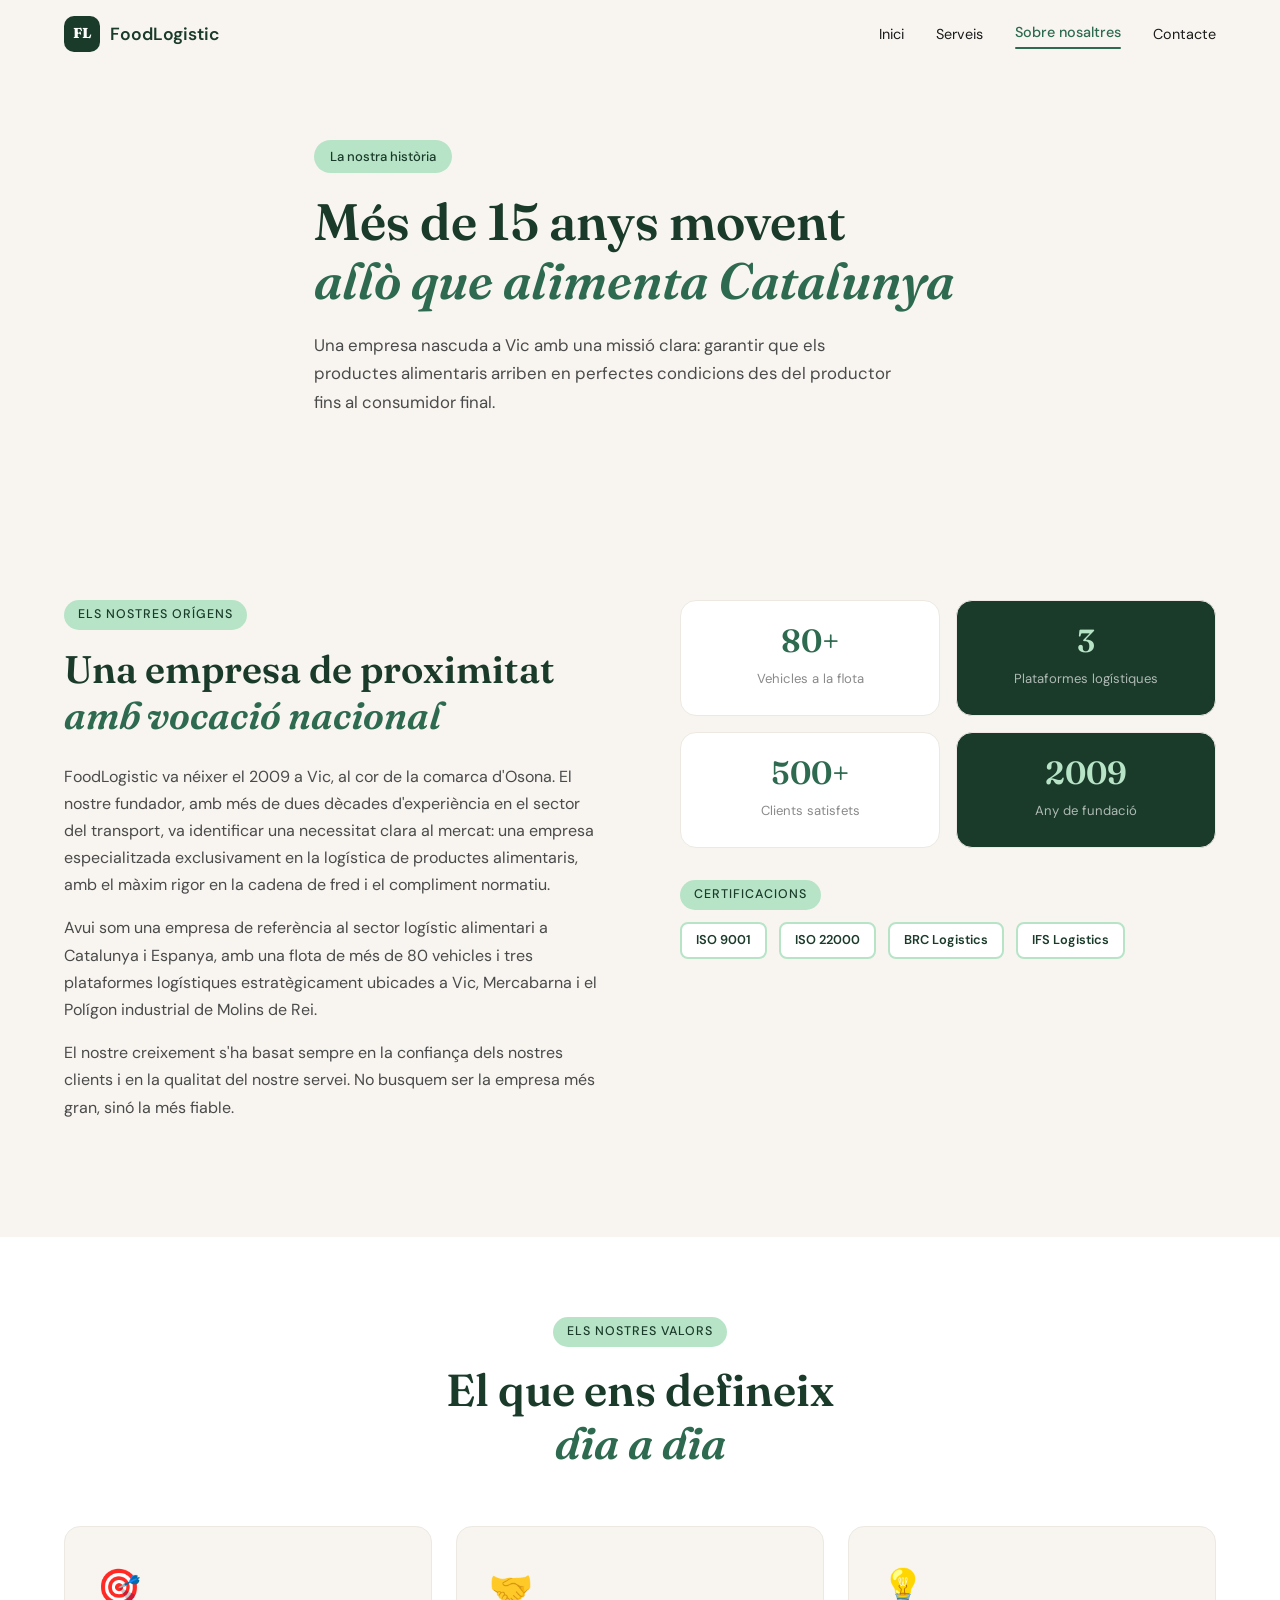
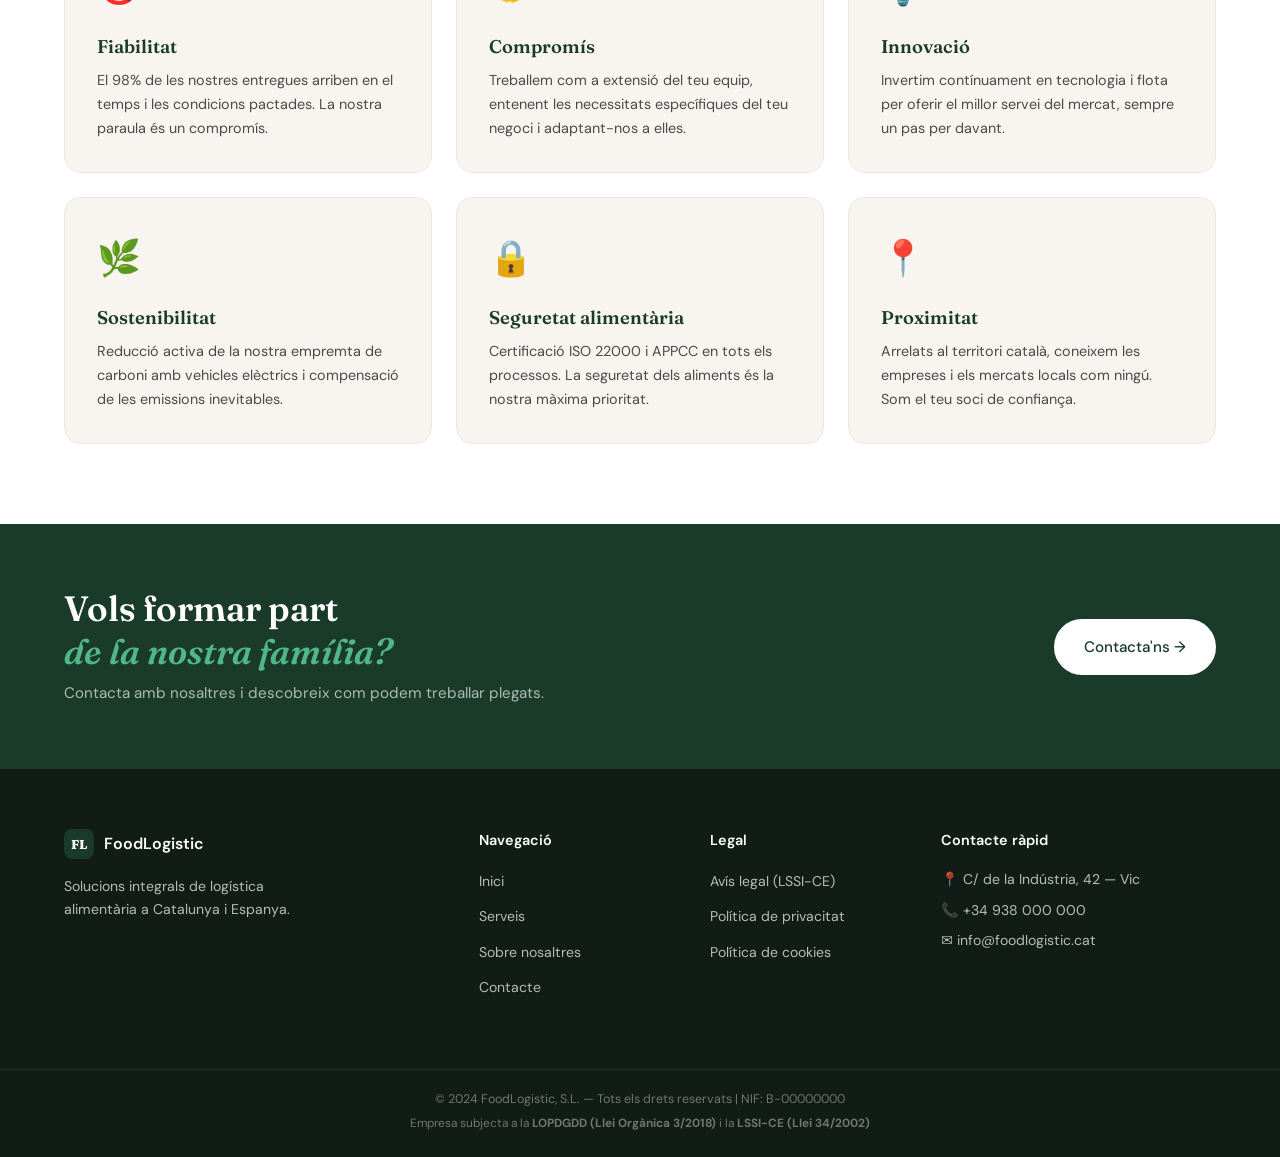
<file: docs/sobre-nosaltres.html>
<!DOCTYPE html>
<html lang="ca">
<head>
  <meta charset="UTF-8"/>
  <meta name="viewport" content="width=device-width, initial-scale=1.0"/>
  <title>Sobre nosaltres — FoodLogistic</title>
  <meta name="description" content="Coneix FoodLogistic: més de 15 anys de trajectòria en logística alimentària a Catalunya. La nostra història, valors i equip."/>
  <link rel="stylesheet" href="styles.css"/>
  <link href="https://fonts.googleapis.com/css2?family=Fraunces:ital,opsz,wght@0,9..144,300;0,9..144,600;0,9..144,800;1,9..144,400&family=DM+Sans:wght@300;400;500&display=swap" rel="stylesheet"/>
</head>
<body>

  <header class="nav-header scrolled" id="navHeader">
    <nav class="nav-inner">
      <a href="index.html" class="nav-logo">
        <span class="logo-mark">FL</span>
        <span class="logo-text">FoodLogistic</span>
      </a>
      <ul class="nav-links">
        <li><a href="index.html">Inici</a></li>
        <li><a href="serveis.html">Serveis</a></li>
        <li><a href="sobre-nosaltres.html" class="active">Sobre nosaltres</a></li>
        <li><a href="contacte.html">Contacte</a></li>
      </ul>
      <button class="nav-toggle" aria-label="Obrir menú" onclick="toggleMenu()">
        <span></span><span></span><span></span>
      </button>
    </nav>
    <div class="mobile-menu" id="mobileMenu">
      <ul>
        <li><a href="index.html" onclick="toggleMenu()">Inici</a></li>
        <li><a href="serveis.html" onclick="toggleMenu()">Serveis</a></li>
        <li><a href="sobre-nosaltres.html" onclick="toggleMenu()">Sobre nosaltres</a></li>
        <li><a href="contacte.html" onclick="toggleMenu()">Contacte</a></li>
      </ul>
    </div>
  </header>

  <section class="page-hero">
    <div class="hero-bg">
      <div class="hero-blob blob1"></div>
      <div class="hero-blob blob2"></div>
      <div class="hero-grid"></div>
    </div>
    <div class="container page-hero-content">
      <span class="hero-pill">La nostra història</span>
      <h1 class="hero-title">Més de 15 anys movent<br/><em>allò que alimenta Catalunya</em></h1>
      <p class="hero-sub">Una empresa nascuda a Vic amb una missió clara: garantir que els productes alimentaris arriben en perfectes condicions des del productor fins al consumidor final.</p>
    </div>
  </section>

  <section class="sobre" style="padding-top:4rem;">
    <div class="container sobre-inner">
      <div class="sobre-text">
        <span class="section-tag">Els nostres orígens</span>
        <h2>Una empresa de proximitat<br/><em>amb vocació nacional</em></h2>
        <p>FoodLogistic va néixer el 2009 a Vic, al cor de la comarca d'Osona. El nostre fundador, amb més de dues dècades d'experiència en el sector del transport, va identificar una necessitat clara al mercat: una empresa especialitzada exclusivament en la logística de productes alimentaris, amb el màxim rigor en la cadena de fred i el compliment normatiu.</p>
        <p>Avui som una empresa de referència al sector logístic alimentari a Catalunya i Espanya, amb una flota de més de 80 vehicles i tres plataformes logístiques estratègicament ubicades a Vic, Mercabarna i el Polígon industrial de Molins de Rei.</p>
        <p>El nostre creixement s'ha basat sempre en la confiança dels nostres clients i en la qualitat del nostre servei. No busquem ser la empresa més gran, sinó la més fiable.</p>
      </div>
      <div class="sobre-visual">
        <div class="sobre-numbers">
          <div class="number-card reveal">
            <strong>80+</strong>
            <span>Vehicles a la flota</span>
          </div>
          <div class="number-card accent reveal">
            <strong>3</strong>
            <span>Plataformes logístiques</span>
          </div>
          <div class="number-card reveal">
            <strong>500+</strong>
            <span>Clients satisfets</span>
          </div>
          <div class="number-card accent reveal">
            <strong>2009</strong>
            <span>Any de fundació</span>
          </div>
        </div>
        <div class="certificacions">
          <span class="section-tag" style="margin-bottom:0.8rem;display:inline-block;">Certificacions</span>
          <div class="cert-badges">
            <div class="cert-badge">ISO 9001</div>
            <div class="cert-badge">ISO 22000</div>
            <div class="cert-badge">BRC Logistics</div>
            <div class="cert-badge">IFS Logistics</div>
          </div>
        </div>
      </div>
    </div>
  </section>

  <section style="padding:80px 0; background:var(--white);">
    <div class="container">
      <div class="section-header">
        <span class="section-tag">Els nostres valors</span>
        <h2>El que ens defineix<br/><em>dia a dia</em></h2>
      </div>
      <div class="valors-grid">
        <div class="valor-card reveal">
          <span class="valor-icon-big">🎯</span>
          <h3>Fiabilitat</h3>
          <p>El 98% de les nostres entregues arriben en el temps i les condicions pactades. La nostra paraula és un compromís.</p>
        </div>
        <div class="valor-card reveal">
          <span class="valor-icon-big">🤝</span>
          <h3>Compromís</h3>
          <p>Treballem com a extensió del teu equip, entenent les necessitats específiques del teu negoci i adaptant-nos a elles.</p>
        </div>
        <div class="valor-card reveal">
          <span class="valor-icon-big">💡</span>
          <h3>Innovació</h3>
          <p>Invertim contínuament en tecnologia i flota per oferir el millor servei del mercat, sempre un pas per davant.</p>
        </div>
        <div class="valor-card reveal">
          <span class="valor-icon-big">🌿</span>
          <h3>Sostenibilitat</h3>
          <p>Reducció activa de la nostra empremta de carboni amb vehicles elèctrics i compensació de les emissions inevitables.</p>
        </div>
        <div class="valor-card reveal">
          <span class="valor-icon-big">🔒</span>
          <h3>Seguretat alimentària</h3>
          <p>Certificació ISO 22000 i APPCC en tots els processos. La seguretat dels aliments és la nostra màxima prioritat.</p>
        </div>
        <div class="valor-card reveal">
          <span class="valor-icon-big">📍</span>
          <h3>Proximitat</h3>
          <p>Arrelats al territori català, coneixem les empreses i els mercats locals com ningú. Som el teu soci de confiança.</p>
        </div>
      </div>
    </div>
  </section>

  <section class="cta-banner">
    <div class="container cta-inner">
      <div>
        <h2>Vols formar part<br/><em>de la nostra família?</em></h2>
        <p>Contacta amb nosaltres i descobreix com podem treballar plegats.</p>
      </div>
      <a href="contacte.html" class="btn-primary btn-light">Contacta'ns →</a>
    </div>
  </section>

  <footer class="footer">
    <div class="container footer-inner">
      <div class="footer-brand">
        <div style="display:flex;align-items:center;gap:10px;margin-bottom:0.5rem;">
          <span class="logo-mark small">FL</span>
          <span class="logo-text" style="color:white;font-weight:600;">FoodLogistic</span>
        </div>
        <p>Solucions integrals de logística alimentària a Catalunya i Espanya.</p>
      </div>
      <div class="footer-links">
        <h4>Navegació</h4>
        <ul>
          <li><a href="index.html">Inici</a></li>
          <li><a href="serveis.html">Serveis</a></li>
          <li><a href="sobre-nosaltres.html">Sobre nosaltres</a></li>
          <li><a href="contacte.html">Contacte</a></li>
        </ul>
      </div>
      <div class="footer-links">
        <h4>Legal</h4>
        <ul>
          <li><a href="avis-legal.html">Avís legal (LSSI-CE)</a></li>
          <li><a href="politica-privacitat.html">Política de privacitat</a></li>
          <li><a href="politica-cookies.html">Política de cookies</a></li>
        </ul>
      </div>
      <div class="footer-contact">
        <h4>Contacte ràpid</h4>
        <p>📍 C/ de la Indústria, 42 — Vic</p>
        <p>📞 +34 938 000 000</p>
        <p>✉️ info@foodlogistic.cat</p>
      </div>
    </div>
    <div class="footer-bottom">
      <p>© 2024 FoodLogistic, S.L. — Tots els drets reservats | NIF: B-00000000</p>
      <p class="footer-legal-note">Empresa subjecta a la <strong>LOPDGDD (Llei Orgànica 3/2018)</strong> i la <strong>LSSI-CE (Llei 34/2002)</strong></p>
    </div>
  </footer>

  <script>
    window.addEventListener('scroll',()=>document.getElementById('navHeader').classList.toggle('scrolled',window.scrollY>40));
    function toggleMenu(){document.getElementById('mobileMenu').classList.toggle('open');}
    window.addEventListener('DOMContentLoaded',()=>{
      document.querySelectorAll('.reveal').forEach(el=>{new IntersectionObserver(([e])=>{if(e.isIntersecting)e.target.classList.add('visible');},{threshold:0.1}).observe(el);});
    });
  </script>
  <!-- STATCOUNTER: col·loca aquí el codi de StatCounter -->
</body>
</html>
</file>
<file: docs/styles.css>
/* ===========================
   FOODLOGISTIC — styles.css
   =========================== */
 
:root {
  --green-dark: #1a3a2a;
  --green-mid: #2d6a4f;
  --green-light: #52b788;
  --green-pale: #b7e4c7;
  --cream: #f8f5f0;
  --cream-dark: #ede9e2;
  --text-dark: #1a1a1a;
  --text-mid: #4a4a4a;
  --text-light: #8a8a8a;
  --white: #ffffff;
  --accent: #e76f51;
  --accent-light: #fde8e0;
  --font-display: 'Fraunces', Georgia, serif;
  --font-body: 'DM Sans', system-ui, sans-serif;
  --radius: 16px;
  --radius-sm: 8px;
  --shadow: 0 4px 24px rgba(0,0,0,0.08);
  --shadow-lg: 0 12px 48px rgba(0,0,0,0.14);
  --transition: 0.3s cubic-bezier(0.4, 0, 0.2, 1);
}
 
*, *::before, *::after { box-sizing: border-box; margin: 0; padding: 0; }
 
html { scroll-behavior: smooth; }
 
body {
  font-family: var(--font-body);
  color: var(--text-dark);
  background: var(--cream);
  line-height: 1.6;
  overflow-x: hidden;
}
 
img { max-width: 100%; display: block; }
a { text-decoration: none; color: inherit; }
ul { list-style: none; }
 
.container {
  max-width: 1200px;
  margin: 0 auto;
  padding: 0 24px;
}
 
/* ——— BUTTONS ——— */
.btn-primary {
  display: inline-flex;
  align-items: center;
  background: var(--green-dark);
  color: var(--white);
  padding: 14px 28px;
  border-radius: 50px;
  font-family: var(--font-body);
  font-weight: 500;
  font-size: 0.95rem;
  border: 2px solid var(--green-dark);
  cursor: pointer;
  transition: var(--transition);
  white-space: nowrap;
}
.btn-primary:hover {
  background: var(--green-mid);
  border-color: var(--green-mid);
  transform: translateY(-2px);
  box-shadow: 0 8px 24px rgba(45,106,79,0.3);
}
.btn-primary.full-width { width: 100%; justify-content: center; font-size: 1rem; padding: 16px; }
 
.btn-ghost {
  display: inline-flex;
  align-items: center;
  color: var(--green-dark);
  font-weight: 500;
  font-size: 0.95rem;
  padding: 14px 4px;
  border-bottom: 2px solid transparent;
  transition: var(--transition);
}
.btn-ghost:hover { border-color: var(--green-dark); }
 
/* ——— SECTION TAGS ——— */
.section-tag {
  display: inline-block;
  background: var(--green-pale);
  color: var(--green-dark);
  font-size: 0.78rem;
  font-weight: 500;
  letter-spacing: 0.08em;
  text-transform: uppercase;
  padding: 5px 14px;
  border-radius: 50px;
  margin-bottom: 1rem;
}
.section-tag.light {
  background: rgba(255,255,255,0.15);
  color: var(--white);
}
 
/* ——— SECTION HEADER ——— */
.section-header {
  text-align: center;
  max-width: 620px;
  margin: 0 auto 3.5rem;
}
.section-header h2 {
  font-family: var(--font-display);
  font-size: clamp(2rem, 4vw, 2.8rem);
  font-weight: 600;
  line-height: 1.2;
  color: var(--green-dark);
  margin-bottom: 1rem;
}
.section-header h2 em { color: var(--green-mid); font-style: italic; }
.section-header p { color: var(--text-mid); font-size: 1.05rem; }
 
/* ——— NAV ——— */
.nav-header {
  position: fixed;
  top: 0; left: 0; right: 0;
  z-index: 1000;
  padding: 16px 0;
  transition: var(--transition);
}
.nav-header.scrolled {
  background: rgba(248,245,240,0.95);
  backdrop-filter: blur(16px);
  box-shadow: 0 2px 20px rgba(0,0,0,0.08);
  padding: 10px 0;
}
.nav-inner {
  display: flex;
  align-items: center;
  justify-content: space-between;
  max-width: 1200px;
  margin: 0 auto;
  padding: 0 24px;
}
.nav-logo {
  display: flex;
  align-items: center;
  gap: 10px;
  font-weight: 600;
  font-size: 1.1rem;
  color: var(--green-dark);
}
.logo-mark {
  background: var(--green-dark);
  color: var(--white);
  width: 36px; height: 36px;
  border-radius: 10px;
  display: flex; align-items: center; justify-content: center;
  font-family: var(--font-display);
  font-weight: 800;
  font-size: 0.9rem;
}
.logo-mark.small { width: 30px; height: 30px; font-size: 0.8rem; border-radius: 8px; }
 
.nav-links {
  display: flex;
  gap: 2rem;
  align-items: center;
}
.nav-links a {
  color: var(--text-dark);
  font-size: 0.9rem;
  font-weight: 400;
  transition: color var(--transition);
}
.nav-links a:hover { color: var(--green-mid); }
 
.nav-toggle {
  display: none;
  flex-direction: column;
  gap: 5px;
  background: none;
  border: none;
  cursor: pointer;
  padding: 4px;
}
.nav-toggle span {
  display: block;
  width: 24px; height: 2px;
  background: var(--green-dark);
  border-radius: 2px;
  transition: var(--transition);
}
 
.mobile-menu {
  display: none;
  background: var(--white);
  padding: 1.5rem 24px;
  box-shadow: var(--shadow);
}
.mobile-menu.open { display: block; }
.mobile-menu a {
  display: block;
  padding: 10px 0;
  font-size: 1rem;
  color: var(--text-dark);
  border-bottom: 1px solid var(--cream-dark);
}
 
/* ——— HERO ——— */
.hero {
  min-height: 100vh;
  display: flex;
  align-items: center;
  padding: 120px 24px 80px;
  position: relative;
  overflow: hidden;
  max-width: 1200px;
  margin: 0 auto;
  gap: 4rem;
}
 
.hero-bg {
  position: fixed;
  inset: 0;
  z-index: -1;
  pointer-events: none;
}
.hero-blob {
  position: absolute;
  border-radius: 50%;
  filter: blur(80px);
  opacity: 0.25;
}
.blob1 {
  width: 600px; height: 600px;
  background: radial-gradient(circle, #52b788, #2d6a4f);
  top: -100px; right: -100px;
}
.blob2 {
  width: 400px; height: 400px;
  background: radial-gradient(circle, #b7e4c7, #52b788);
  bottom: 0; left: -50px;
}
.hero-grid {
  position: absolute;
  inset: 0;
  background-image: linear-gradient(rgba(45,106,79,0.04) 1px, transparent 1px),
    linear-gradient(90deg, rgba(45,106,79,0.04) 1px, transparent 1px);
  background-size: 48px 48px;
}
 
.hero-content {
  flex: 1;
  min-width: 0;
  animation: fadeUp 0.8s ease both;
}
.hero-pill {
  display: inline-flex;
  align-items: center;
  gap: 8px;
  background: var(--green-pale);
  color: var(--green-dark);
  font-size: 0.82rem;
  font-weight: 500;
  padding: 6px 16px;
  border-radius: 50px;
  margin-bottom: 1.5rem;
}
.hero-title {
  font-family: var(--font-display);
  font-size: clamp(2.8rem, 5vw, 4.5rem);
  font-weight: 600;
  line-height: 1.1;
  color: var(--green-dark);
  margin-bottom: 1.5rem;
}
.hero-title em {
  font-style: italic;
  color: var(--green-mid);
}
.hero-sub {
  color: var(--text-mid);
  font-size: 1.1rem;
  max-width: 520px;
  margin-bottom: 2.5rem;
  line-height: 1.7;
}
.hero-cta {
  display: flex;
  align-items: center;
  gap: 2rem;
  flex-wrap: wrap;
  margin-bottom: 3rem;
}
.hero-stats {
  display: flex;
  align-items: center;
  gap: 1.5rem;
  flex-wrap: wrap;
}
.stat strong {
  display: block;
  font-family: var(--font-display);
  font-size: 1.8rem;
  font-weight: 600;
  color: var(--green-dark);
  line-height: 1;
}
.stat span {
  font-size: 0.8rem;
  color: var(--text-light);
}
.stat-divider {
  width: 1px;
  height: 36px;
  background: var(--cream-dark);
}
 
.hero-visual {
  flex: 1;
  min-width: 300px;
  position: relative;
  animation: fadeUp 0.8s 0.2s ease both;
}
 
.hero-mockup {
  background: var(--white);
  border-radius: 20px;
  padding: 2rem;
  box-shadow: var(--shadow-lg);
  border: 1px solid var(--cream-dark);
  aspect-ratio: 4/3;
  display: flex;
  align-items: center;
  justify-content: center;
  position: relative;
  overflow: hidden;
}
.mockup-inner {
  width: 100%;
  position: relative;
  padding: 1rem;
}
.mockup-line {
  height: 10px;
  border-radius: 50px;
  background: var(--cream-dark);
  margin-bottom: 10px;
}
.l1 { width: 80%; }
.l2 { width: 60%; }
.l3 { width: 70%; }
 
.mockup-route {
  display: flex;
  align-items: center;
  gap: 0;
  margin: 1.5rem 0 0.5rem;
}
.route-dot {
  width: 14px; height: 14px;
  border-radius: 50%;
  flex-shrink: 0;
}
.route-dot.origin { background: var(--green-mid); }
.route-dot.dest { background: var(--accent); }
.route-path {
  flex: 1;
  height: 3px;
  background: linear-gradient(90deg, var(--green-mid), var(--accent));
  position: relative;
}
 
.mockup-label {
  font-size: 0.75rem;
  font-weight: 500;
  color: var(--text-mid);
}
.origin-lbl { color: var(--green-mid); }
.dest-lbl { color: var(--accent); text-align: right; }
 
.truck-icon {
  font-size: 1.5rem;
  position: absolute;
  top: 50%;
  left: 30%;
  transform: translateY(-50%);
  animation: truckMove 3s ease-in-out infinite;
}
@keyframes truckMove {
  0%, 100% { left: 20%; }
  50% { left: 70%; }
}
 
.hero-card {
  position: absolute;
  background: var(--white);
  border-radius: var(--radius);
  padding: 12px 16px;
  display: flex;
  align-items: center;
  gap: 12px;
  box-shadow: var(--shadow-lg);
  border: 1px solid var(--cream-dark);
  z-index: 2;
  font-size: 0.85rem;
}
.hero-card strong { display: block; font-weight: 600; color: var(--green-dark); }
.hero-card p { color: var(--text-light); font-size: 0.78rem; margin: 0; }
.card-icon { font-size: 1.4rem; }
.card-float { top: -20px; right: -20px; animation: float 4s ease-in-out infinite; }
.card-float2 { bottom: -20px; left: -20px; animation: float 4s 2s ease-in-out infinite; }
 
@keyframes float {
  0%, 100% { transform: translateY(0); }
  50% { transform: translateY(-8px); }
}
@keyframes fadeUp {
  from { opacity: 0; transform: translateY(30px); }
  to { opacity: 1; transform: translateY(0); }
}
 
/* ——— SERVEIS ——— */
.serveis {
  padding: 100px 0;
  background: var(--white);
}
.serveis-grid {
  display: grid;
  grid-template-columns: repeat(3, 1fr);
  gap: 1.5rem;
}
.servei-card {
  background: var(--cream);
  border-radius: var(--radius);
  padding: 2rem;
  border: 1px solid var(--cream-dark);
  transition: var(--transition);
  position: relative;
  overflow: hidden;
}
.servei-card::before {
  content: '';
  position: absolute;
  top: 0; left: 0; right: 0;
  height: 3px;
  background: linear-gradient(90deg, var(--green-mid), var(--green-light));
  opacity: 0;
  transition: var(--transition);
}
.servei-card:hover { transform: translateY(-4px); box-shadow: var(--shadow-lg); }
.servei-card:hover::before { opacity: 1; }
.servei-card.featured {
  background: var(--green-dark);
  color: var(--white);
  grid-row: span 2;
}
.servei-card.featured::before { background: var(--green-light); opacity: 1; }
.servei-card.featured p { color: rgba(255,255,255,0.75); }
.servei-card.featured ul { margin: 1rem 0; }
.servei-card.featured ul li {
  color: rgba(255,255,255,0.85);
  font-size: 0.9rem;
  padding: 4px 0;
}
.servei-card.featured ul li::before { content: '✓ '; color: var(--green-light); }
 
.servei-icon { font-size: 2rem; margin-bottom: 1rem; }
.servei-card h3 {
  font-family: var(--font-display);
  font-size: 1.25rem;
  font-weight: 600;
  margin-bottom: 0.75rem;
  color: inherit;
}
.servei-card p { font-size: 0.92rem; color: var(--text-mid); line-height: 1.6; }
.servei-link {
  display: inline-block;
  margin-top: 1.5rem;
  font-size: 0.88rem;
  font-weight: 500;
  color: var(--green-mid);
  transition: gap var(--transition);
}
.servei-card.featured .servei-link { color: var(--green-pale); }
.servei-link:hover { letter-spacing: 0.02em; }
 
/* ——— SOBRE ——— */
.sobre {
  padding: 100px 0;
  background: var(--cream);
}
.sobre-inner {
  display: grid;
  grid-template-columns: 1fr 1fr;
  gap: 5rem;
  align-items: start;
}
.sobre-text h2 {
  font-family: var(--font-display);
  font-size: clamp(1.8rem, 3vw, 2.5rem);
  font-weight: 600;
  line-height: 1.2;
  color: var(--green-dark);
  margin-bottom: 1.5rem;
}
.sobre-text h2 em { font-style: italic; color: var(--green-mid); }
.sobre-text p {
  color: var(--text-mid);
  line-height: 1.7;
  margin-bottom: 1rem;
}
.sobre-valors { margin-top: 2rem; display: flex; flex-direction: column; gap: 1.5rem; }
.valor {
  display: flex;
  gap: 1rem;
  align-items: flex-start;
}
.valor-icon { font-size: 1.5rem; flex-shrink: 0; }
.valor strong { display: block; font-weight: 600; margin-bottom: 0.25rem; color: var(--green-dark); }
.valor p { font-size: 0.9rem; color: var(--text-mid); margin: 0; }
 
.sobre-numbers {
  display: grid;
  grid-template-columns: 1fr 1fr;
  gap: 1rem;
  margin-bottom: 2rem;
}
.number-card {
  background: var(--white);
  border-radius: var(--radius);
  padding: 1.5rem;
  text-align: center;
  border: 1px solid var(--cream-dark);
  transition: var(--transition);
}
.number-card:hover { box-shadow: var(--shadow); }
.number-card.accent { background: var(--green-dark); color: var(--white); }
.number-card strong {
  display: block;
  font-family: var(--font-display);
  font-size: 2rem;
  font-weight: 600;
  color: var(--green-mid);
  line-height: 1;
  margin-bottom: 0.5rem;
}
.number-card.accent strong { color: var(--green-pale); }
.number-card span { font-size: 0.82rem; color: var(--text-light); }
.number-card.accent span { color: rgba(255,255,255,0.65); }
 
.cert-badges { display: flex; flex-wrap: wrap; gap: 0.75rem; }
.cert-badge {
  background: var(--white);
  border: 2px solid var(--green-pale);
  color: var(--green-dark);
  font-size: 0.8rem;
  font-weight: 600;
  padding: 6px 14px;
  border-radius: 8px;
}
 
/* ——— CONTACTE ——— */
.contacte {
  padding: 100px 0;
  background: var(--green-dark);
  color: var(--white);
}
.contacte-inner {
  display: grid;
  grid-template-columns: 1fr 1.2fr;
  gap: 5rem;
  align-items: start;
}
.contacte-info h2 {
  font-family: var(--font-display);
  font-size: clamp(1.8rem, 3vw, 2.5rem);
  font-weight: 600;
  line-height: 1.2;
  margin-bottom: 1rem;
}
.contacte-info h2 em { font-style: italic; color: var(--green-light); }
.contacte-info > p { color: rgba(255,255,255,0.7); line-height: 1.7; margin-bottom: 2rem; }
 
.contacte-dades { display: flex; flex-direction: column; gap: 1.25rem; }
.dada { display: flex; gap: 1rem; align-items: flex-start; }
.dada > span { font-size: 1.3rem; flex-shrink: 0; }
.dada strong { display: block; font-weight: 600; margin-bottom: 2px; }
.dada p { color: rgba(255,255,255,0.65); font-size: 0.9rem; margin: 0; }
 
.contacte-form-wrap {
  background: var(--white);
  border-radius: 24px;
  padding: 2.5rem;
  box-shadow: var(--shadow-lg);
}
.contacte-form h3 {
  font-family: var(--font-display);
  font-size: 1.4rem;
  font-weight: 600;
  color: var(--green-dark);
  margin-bottom: 1.5rem;
}
 
.form-group {
  display: flex;
  flex-direction: column;
  gap: 6px;
  margin-bottom: 1.25rem;
}
.form-row {
  display: grid;
  grid-template-columns: 1fr 1fr;
  gap: 1rem;
}
.form-group label {
  font-size: 0.85rem;
  font-weight: 500;
  color: var(--text-dark);
}
.form-group input,
.form-group select,
.form-group textarea {
  padding: 12px 16px;
  border: 1.5px solid var(--cream-dark);
  border-radius: var(--radius-sm);
  font-family: var(--font-body);
  font-size: 0.92rem;
  color: var(--text-dark);
  background: var(--cream);
  transition: border-color var(--transition);
  width: 100%;
  -webkit-appearance: none;
}
.form-group input:focus,
.form-group select:focus,
.form-group textarea:focus {
  outline: none;
  border-color: var(--green-mid);
  background: var(--white);
}
.form-group textarea { resize: vertical; min-height: 100px; }
 
.form-check {
  display: flex;
  gap: 10px;
  align-items: flex-start;
  margin-bottom: 1.5rem;
}
.form-check input[type="checkbox"] {
  width: 18px; height: 18px;
  flex-shrink: 0;
  margin-top: 2px;
  accent-color: var(--green-mid);
  padding: 0;
  border: none;
  background: none;
}
.form-check label {
  font-size: 0.82rem;
  color: var(--text-mid);
  line-height: 1.5;
}
.form-check a { color: var(--green-mid); text-decoration: underline; }
 
.form-success {
  display: none;
  margin-top: 1rem;
  padding: 12px 16px;
  background: #d8f3dc;
  color: var(--green-dark);
  border-radius: var(--radius-sm);
  font-size: 0.9rem;
  font-weight: 500;
}
 
/* ——— FOOTER ——— */
.footer {
  background: #111c16;
  color: rgba(255,255,255,0.7);
}
.footer-inner {
  display: grid;
  grid-template-columns: 2fr 1fr 1fr 1.5fr;
  gap: 3rem;
  padding: 60px 24px;
  max-width: 1200px;
  margin: 0 auto;
}
.footer-brand {
  display: flex;
  flex-direction: column;
  gap: 0.5rem;
}
.footer-brand .logo-text {
  font-weight: 600;
  font-size: 1rem;
  color: var(--white);
}
.footer-brand .nav-logo {
  display: flex;
  align-items: center;
  gap: 10px;
  margin-bottom: 0.5rem;
}
.footer-brand p { font-size: 0.88rem; line-height: 1.6; max-width: 260px; }
.footer-links h4, .footer-contact h4 {
  color: var(--white);
  font-size: 0.9rem;
  font-weight: 600;
  margin-bottom: 1rem;
}
.footer-links li { margin-bottom: 0.6rem; }
.footer-links a { font-size: 0.88rem; transition: color var(--transition); }
.footer-links a:hover { color: var(--white); }
.footer-contact p { font-size: 0.88rem; margin-bottom: 0.5rem; }
 
.footer-bottom {
  border-top: 1px solid rgba(255,255,255,0.08);
  padding: 20px 24px;
  text-align: center;
  font-size: 0.78rem;
  color: rgba(255,255,255,0.4);
}
.footer-bottom p { margin-bottom: 4px; }
.footer-legal-note { font-size: 0.74rem; }
 
/* ——— NAV ACTIVE LINK ——— */
.nav-links a.active {
  color: var(--green-mid);
  font-weight: 500;
}
.nav-links a.active::after {
  content: '';
  display: block;
  height: 2px;
  background: var(--green-mid);
  border-radius: 2px;
  margin-top: 2px;
}
 
/* ——— PAGE HERO (subpages) ——— */
.page-hero {
  padding: 140px 24px 80px;
  position: relative;
  overflow: hidden;
  background: var(--cream);
}
.page-hero-content {
  max-width: 700px;
  animation: fadeUp 0.7s ease both;
}
.page-hero .hero-pill { margin-bottom: 1.25rem; }
.page-hero .hero-title {
  font-family: var(--font-display);
  font-size: clamp(2.2rem, 4vw, 3.2rem);
  font-weight: 600;
  line-height: 1.15;
  color: var(--green-dark);
  margin-bottom: 1.25rem;
}
.page-hero .hero-title em { font-style: italic; color: var(--green-mid); }
.page-hero .hero-sub {
  color: var(--text-mid);
  font-size: 1.05rem;
  line-height: 1.7;
  max-width: 580px;
}
 
/* ——— SERVICES HIGHLIGHT (inici) ——— */
.serveis-highlight {
  padding: 80px 0;
  background: var(--white);
}
.highlight-grid {
  display: grid;
  grid-template-columns: repeat(4, 1fr);
  gap: 1.25rem;
}
.highlight-card {
  background: var(--cream);
  border-radius: var(--radius);
  padding: 1.75rem 1.5rem;
  border: 1px solid var(--cream-dark);
  transition: var(--transition);
}
.highlight-card:hover {
  transform: translateY(-4px);
  box-shadow: var(--shadow);
  border-color: var(--green-pale);
}
.h-icon { font-size: 2rem; display: block; margin-bottom: 1rem; }
.highlight-card h3 {
  font-family: var(--font-display);
  font-size: 1.1rem;
  font-weight: 600;
  color: var(--green-dark);
  margin-bottom: 0.5rem;
}
.highlight-card p { font-size: 0.88rem; color: var(--text-mid); line-height: 1.6; }
 
/* ——— CTA BANNER ——— */
.cta-banner {
  background: var(--green-dark);
  padding: 64px 24px;
}
.cta-inner {
  display: flex;
  align-items: center;
  justify-content: space-between;
  gap: 2rem;
  flex-wrap: wrap;
}
.cta-inner h2 {
  font-family: var(--font-display);
  font-size: clamp(1.6rem, 3vw, 2.2rem);
  font-weight: 600;
  color: var(--white);
  line-height: 1.2;
  margin-bottom: 0.5rem;
}
.cta-inner h2 em { font-style: italic; color: var(--green-light); }
.cta-inner p { color: rgba(255,255,255,0.65); font-size: 0.95rem; }
.btn-light {
  background: var(--white) !important;
  color: var(--green-dark) !important;
  border-color: var(--white) !important;
  flex-shrink: 0;
}
.btn-light:hover {
  background: var(--cream) !important;
  border-color: var(--cream) !important;
  box-shadow: 0 8px 24px rgba(0,0,0,0.2) !important;
}
 
/* ——— VALORS GRID (sobre nosaltres) ——— */
.valors-grid {
  display: grid;
  grid-template-columns: repeat(3, 1fr);
  gap: 1.5rem;
}
.valor-card {
  background: var(--cream);
  border-radius: var(--radius);
  padding: 2rem;
  border: 1px solid var(--cream-dark);
  transition: var(--transition);
}
.valor-card:hover { transform: translateY(-3px); box-shadow: var(--shadow); }
.valor-icon-big { font-size: 2.2rem; display: block; margin-bottom: 1rem; }
.valor-card h3 {
  font-family: var(--font-display);
  font-size: 1.15rem;
  font-weight: 600;
  color: var(--green-dark);
  margin-bottom: 0.5rem;
}
.valor-card p { font-size: 0.9rem; color: var(--text-mid); line-height: 1.65; }
 
/* ——— RESPONSIVE updates ——— */
@media (max-width: 900px) {
  .highlight-grid { grid-template-columns: repeat(2, 1fr); }
  .valors-grid { grid-template-columns: repeat(2, 1fr); }
  .cta-inner { flex-direction: column; text-align: center; }
}
@media (max-width: 600px) {
  .highlight-grid { grid-template-columns: 1fr; }
  .valors-grid { grid-template-columns: 1fr; }
}
 
/* ——— COOKIE BANNER ——— */
.cookie-banner {
  position: fixed;
  bottom: -200px;
  left: 0; right: 0;
  z-index: 9999;
  padding: 0 24px 24px;
  transition: bottom 0.5s cubic-bezier(0.4, 0, 0.2, 1);
  pointer-events: none;
}
.cookie-banner.visible {
  bottom: 0;
  pointer-events: all;
}
.cookie-content {
  max-width: 1000px;
  margin: 0 auto;
  background: var(--white);
  border-radius: 20px;
  padding: 1.5rem 2rem;
  box-shadow: 0 -4px 40px rgba(0,0,0,0.15), 0 8px 32px rgba(0,0,0,0.1);
  border: 1px solid var(--cream-dark);
  display: flex;
  align-items: center;
  gap: 2rem;
  flex-wrap: wrap;
}
.cookie-text {
  display: flex;
  gap: 1rem;
  align-items: flex-start;
  flex: 1;
  min-width: 280px;
}
.cookie-icon { font-size: 1.8rem; flex-shrink: 0; }
.cookie-text strong {
  display: block;
  font-weight: 600;
  color: var(--green-dark);
  margin-bottom: 4px;
}
.cookie-text p {
  font-size: 0.84rem;
  color: var(--text-mid);
  line-height: 1.5;
  margin: 0;
}
.cookie-text a { color: var(--green-mid); text-decoration: underline; }
.cookie-actions {
  display: flex;
  gap: 0.75rem;
  align-items: center;
  flex-shrink: 0;
  flex-wrap: wrap;
}
.cookie-btn {
  padding: 10px 20px;
  border-radius: 50px;
  font-family: var(--font-body);
  font-size: 0.85rem;
  font-weight: 500;
  cursor: pointer;
  border: 2px solid transparent;
  transition: var(--transition);
  white-space: nowrap;
}
.cookie-btn.accept {
  background: var(--green-dark);
  color: var(--white);
  border-color: var(--green-dark);
}
.cookie-btn.accept:hover { background: var(--green-mid); border-color: var(--green-mid); }
.cookie-btn.config {
  background: transparent;
  color: var(--green-dark);
  border-color: var(--green-dark);
}
.cookie-btn.config:hover { background: var(--cream); }
.cookie-btn.reject {
  background: transparent;
  color: var(--text-light);
  border-color: var(--cream-dark);
}
.cookie-btn.reject:hover { color: var(--text-dark); border-color: var(--text-light); }
 
/* ——— LEGAL PAGES ——— */
.legal-page {
  padding: 140px 24px 80px;
  min-height: 100vh;
  background: var(--cream);
}
.legal-container {
  max-width: 800px;
  margin: 0 auto;
}
.legal-container .breadcrumb {
  font-size: 0.82rem;
  color: var(--text-light);
  margin-bottom: 2rem;
}
.legal-container .breadcrumb a { color: var(--green-mid); }
.legal-hero {
  background: var(--green-dark);
  color: var(--white);
  border-radius: 20px;
  padding: 2.5rem;
  margin-bottom: 2.5rem;
}
.legal-hero .section-tag { margin-bottom: 1rem; }
.legal-hero h1 {
  font-family: var(--font-display);
  font-size: clamp(1.8rem, 3vw, 2.4rem);
  font-weight: 600;
  margin-bottom: 0.75rem;
  line-height: 1.2;
}
.legal-hero h1 em { font-style: italic; color: var(--green-light); }
.legal-hero p { color: rgba(255,255,255,0.7); font-size: 0.95rem; }
.legal-meta {
  display: flex;
  gap: 1rem;
  flex-wrap: wrap;
  margin-top: 1.5rem;
}
.legal-meta span {
  background: rgba(255,255,255,0.1);
  padding: 4px 12px;
  border-radius: 50px;
  font-size: 0.78rem;
  color: rgba(255,255,255,0.75);
}
 
.legal-body {
  background: var(--white);
  border-radius: 20px;
  padding: 2.5rem;
  border: 1px solid var(--cream-dark);
}
.legal-body h2 {
  font-family: var(--font-display);
  font-size: 1.35rem;
  font-weight: 600;
  color: var(--green-dark);
  margin: 2rem 0 0.75rem;
  padding-top: 1.5rem;
  border-top: 1px solid var(--cream-dark);
}
.legal-body h2:first-child { margin-top: 0; padding-top: 0; border-top: none; }
.legal-body h3 {
  font-size: 1rem;
  font-weight: 600;
  color: var(--green-mid);
  margin: 1.25rem 0 0.5rem;
}
.legal-body p {
  color: var(--text-mid);
  font-size: 0.92rem;
  line-height: 1.75;
  margin-bottom: 0.75rem;
}
.legal-body ul, .legal-body ol {
  list-style: none;
  margin: 0.75rem 0 1rem 0;
}
.legal-body ul li, .legal-body ol li {
  color: var(--text-mid);
  font-size: 0.92rem;
  line-height: 1.7;
  padding: 4px 0 4px 1.5rem;
  position: relative;
}
.legal-body ul li::before {
  content: '→';
  position: absolute;
  left: 0;
  color: var(--green-light);
  font-size: 0.85rem;
}
.legal-body ol { counter-reset: legal-counter; }
.legal-body ol li { counter-increment: legal-counter; }
.legal-body ol li::before {
  content: counter(legal-counter) '.';
  position: absolute;
  left: 0;
  color: var(--green-mid);
  font-weight: 600;
  font-size: 0.85rem;
}
.legal-body .highlight-box {
  background: var(--green-pale);
  border-left: 4px solid var(--green-mid);
  border-radius: 0 12px 12px 0;
  padding: 1rem 1.25rem;
  margin: 1rem 0;
}
.legal-body .highlight-box p { color: var(--green-dark); margin: 0; font-weight: 500; }
.legal-body table {
  width: 100%;
  border-collapse: collapse;
  margin: 1rem 0;
  font-size: 0.88rem;
}
.legal-body th {
  background: var(--green-dark);
  color: var(--white);
  padding: 10px 14px;
  text-align: left;
  font-weight: 500;
}
.legal-body td {
  padding: 10px 14px;
  border-bottom: 1px solid var(--cream-dark);
  color: var(--text-mid);
  vertical-align: top;
}
.legal-body tr:nth-child(even) td { background: var(--cream); }
.legal-back {
  display: inline-flex;
  align-items: center;
  gap: 8px;
  color: var(--green-mid);
  font-weight: 500;
  font-size: 0.9rem;
  margin-top: 2rem;
  transition: gap var(--transition);
}
.legal-back:hover { gap: 12px; }
 
/* ——— COOKIE CONFIG TABLE ——— */
.cookie-toggle-row {
  display: flex;
  align-items: center;
  justify-content: space-between;
  padding: 1rem 0;
  border-bottom: 1px solid var(--cream-dark);
  gap: 1rem;
  flex-wrap: wrap;
}
.cookie-toggle-info strong { display: block; font-weight: 600; color: var(--green-dark); font-size: 0.92rem; }
.cookie-toggle-info p { font-size: 0.84rem; color: var(--text-mid); margin: 2px 0 0; }
.cookie-toggle {
  position: relative;
  width: 48px; height: 26px;
  flex-shrink: 0;
}
.cookie-toggle input { opacity: 0; width: 0; height: 0; }
.cookie-toggle .slider {
  position: absolute;
  inset: 0;
  background: var(--cream-dark);
  border-radius: 50px;
  cursor: pointer;
  transition: var(--transition);
}
.cookie-toggle .slider::before {
  content: '';
  position: absolute;
  width: 20px; height: 20px;
  left: 3px; top: 3px;
  background: white;
  border-radius: 50%;
  transition: var(--transition);
  box-shadow: 0 1px 4px rgba(0,0,0,0.2);
}
.cookie-toggle input:checked + .slider { background: var(--green-mid); }
.cookie-toggle input:checked + .slider::before { transform: translateX(22px); }
.cookie-toggle input:disabled + .slider { opacity: 0.6; cursor: not-allowed; }
 
@media (max-width: 600px) {
  .cookie-content { flex-direction: column; gap: 1.25rem; }
  .cookie-actions { width: 100%; justify-content: stretch; }
  .cookie-btn { flex: 1; text-align: center; }
  .legal-body { padding: 1.5rem; }
  .legal-hero { padding: 1.75rem; }
}
.reveal {
  opacity: 0;
  transform: translateY(20px);
  transition: opacity 0.5s ease, transform 0.5s ease;
}
.reveal.visible {
  opacity: 1;
  transform: translateY(0);
}
 
/* ——— RESPONSIVE ——— */
@media (max-width: 900px) {
  .hero {
    flex-direction: column;
    padding: 100px 24px 60px;
    text-align: center;
  }
  .hero-cta, .hero-stats { justify-content: center; }
  .hero-visual { width: 100%; min-width: 0; }
  .card-float { top: -10px; right: 0; }
  .card-float2 { bottom: -10px; left: 0; }
 
  .serveis-grid { grid-template-columns: 1fr 1fr; }
  .servei-card.featured { grid-row: auto; }
 
  .sobre-inner { grid-template-columns: 1fr; gap: 3rem; }
  .contacte-inner { grid-template-columns: 1fr; gap: 3rem; }
 
  .footer-inner { grid-template-columns: 1fr 1fr; gap: 2rem; }
}
 
@media (max-width: 600px) {
  .nav-links { display: none; }
  .nav-toggle { display: flex; }
 
  .serveis-grid { grid-template-columns: 1fr; }
  .form-row { grid-template-columns: 1fr; }
  .footer-inner { grid-template-columns: 1fr; }
  .sobre-numbers { grid-template-columns: 1fr 1fr; }
}
</file>
